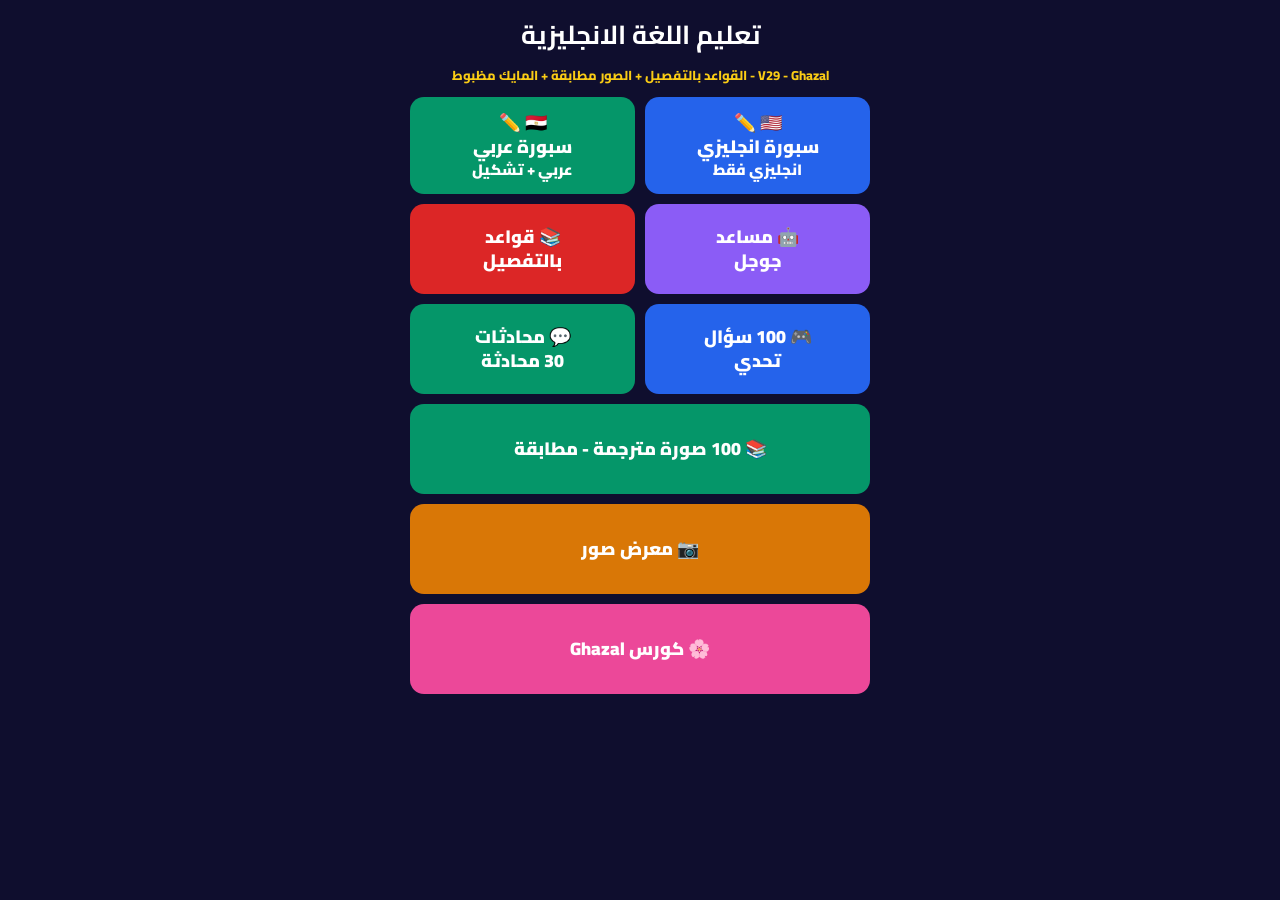
<file: index.html>
<!DOCTYPE html>
<html lang="ar" dir="rtl">
<head>
<meta charset="UTF-8">
<meta name="viewport" content="width=device-width, initial-scale=1.0">
<title>تعليم اللغة الانجليزية - Ghazal</title>
<link href="https://fonts.googleapis.com/css2?family=Cairo:wght@700;800;900&display=swap" rel="stylesheet">
<style>
*{margin:0;padding:0;box-sizing:border-box;font-family:'Cairo',sans-serif}
body{background:#0f0e2e;color:#fff;display:flex;justify-content:center}
.app{width:100%;max-width:480px;min-height:100vh;background:#0f0e2e;padding:10px}
h1{text-align:center;font-size:26px}
.sub{text-align:center;color:#facc15;font-weight:800;font-size:13px;margin:4px 0 10px}
.grid{display:grid;grid-template-columns:1fr 1fr;gap:10px}
.card{border-radius:14px;padding:14px 6px;text-align:center;font-weight:900;font-size:18px;line-height:1.35;cursor:pointer;min-height:90px;display:flex;flex-direction:column;justify-content:center}
.c-en{background:#2563eb}.c-ar{background:#059669}.c-assist{background:#8b5cf6}.c-gram{background:#dc2626}.c-game{background:#2563eb}.c-conv{background:#059669}.c-img{background:#059669}.c-gal{background:#d97706}.c-course{background:#ec4899}
.full{grid-column:span 2}
.topbar{display:flex;justify-content:space-between;align-items:center;background:#1e1b4b;padding:10px;border-radius:12px;margin-bottom:10px;border:2px solid #facc15}
.topbar button{background:#facc15;color:#000;padding:7px 12px;border-radius:8px;border:none;font-weight:900;font-size:14px}
.bottom-bar{display:flex;gap:8px;margin-top:10px}
.bottom-bar button{flex:1;background:#1e1b4b;color:#fff;padding:11px;border-radius:10px;border:2px solid #facc15;font-weight:900}
.board-frame{background:#8B4513;padding:8px;border-radius:12px;border:3px solid #facc15}
.board-inner{background:#111;border-radius:8px;position:relative;overflow:hidden}
.board-inner canvas{width:100%;height:200px;touch-action:none;display:block}
.boardText{position:absolute;top:8px;right:10px;left:10px;color:#facc15;font-size:24px;font-weight:900;text-align:center;line-height:1.4;pointer-events:none;white-space:pre-wrap;word-break:break-word}
.mic-live{font-size:13px;text-align:center;color:#4ade80;font-weight:900;margin:6px 0}
.row-scroll{display:flex;gap:6px;overflow-x:auto;padding:6px 2px}
.row-scroll button{flex:0 0 52px;height:52px;border-radius:10px;border:none;font-weight:900;font-size:20px;color:#fff}
.row-en button{background:#2563eb}.row-en-small button{background:#0e7490}.row-ar button{background:#d97706}.row-num-en button{background:#059669}.row-num-ar button{background:#dc2626}.row-tash button{background:#d97706;font-size:28px}
.row-tash{border:2px solid #d97706;border-radius:12px;background:#1e1b4b}
.tools{display:flex;gap:6px;margin:8px 0}
.tools button{flex:1;padding:11px 2px;border-radius:10px;border:none;font-weight:900;font-size:14px}
.box{background:#fff;color:#111;border-radius:14px;padding:14px}
.assist-search{display:flex;gap:8px;margin-bottom:10px}
.assist-search input{flex:1;padding:13px;border-radius:10px;border:2px solid #a78bfa;font-weight:900;font-size:18px;text-align:right}
.assist-search button{background:#6366f1;color:#fff;border:none;padding:13px 18px;border-radius:10px;font-weight:900;font-size:16px}
.assist-card{background:#fff;color:#111;border-radius:14px;padding:14px;text-align:center}
.assist-card .hand{font-size:42px}
.assist-card .main{font-size:24px;font-weight:900;margin:6px 0}
.assist-card .tag{display:inline-block;background:#fef3c7;color:#92400e;padding:4px 10px;border-radius:8px;font-weight:900;font-size:13px;margin-bottom:10px}
.assist-detail{background:#f8fafc;border-radius:12px;padding:12px;text-align:right;font-weight:900;line-height:2;font-size:15px}
.assist-btns{display:flex;flex-direction:column;gap:8px;margin-top:12px}
.assist-btns button{padding:11px;border-radius:10px;border:none;font-weight:900;font-size:15px;color:#fff}
.conv{border:2px solid #e5e7eb;border-radius:12px;padding:12px;margin-bottom:10px;text-align:right}
.conv b{font-size:18px;color:#111}.conv p{color:#059669;font-weight:900;font-size:16px;margin:4px 0}
.conv button{margin-top:6px;padding:9px 14px;border-radius:8px;border:none;background:#2563eb;color:#fff;font-weight:900}
.qbox{background:#fff;color:#111;border-radius:14px;padding:14px;margin-bottom:10px}
.qbox b{font-size:18px}
.qbox button{display:block;width:100%;padding:11px;margin-top:8px;border-radius:10px;border:2px solid #ddd;background:#f8fafc;font-weight:900;font-size:16px}
.qbox button.correct{background:#22c55e;color:#fff}
.qbox button.wrong{background:#ef4444;color:#fff}
.img-grid{display:grid;grid-template-columns:1fr 1fr;gap:8px}
.img-card{background:#fff;color:#111;border-radius:12px;overflow:hidden;text-align:center;padding-bottom:6px;cursor:pointer}
.img-card img{width:100%;height:110px;object-fit:cover;display:block}
.lesson{background:#fff;color:#111;border-radius:14px;padding:14px;margin-bottom:10px;cursor:pointer;border:3px solid transparent}
.lesson:active{border-color:#ec4899;background:#fdf2f8}
.lesson b{font-size:19px;color:#2563eb}
.lesson p{color:#059669;font-weight:900;font-size:17px}
.lesson button{background:#2563eb;color:#fff;border:none;padding:9px 14px;border-radius:8px;font-weight:900;margin-top:6px}
.grammar-card{background:#fff;color:#111;border-radius:14px;padding:14px;margin-bottom:12px;text-align:right}
.grammar-card h3{color:#dc2626;font-size:19px;margin-bottom:6px}
.grammar-card .rule{background:#fef3c7;padding:10px;border-radius:10px;font-weight:900;line-height:1.8;margin:6px 0}
.grammar-card .ex{background:#eff6ff;padding:10px;border-radius:10px;line-height:1.9;font-weight:900}
.grammar-card .neg{background:#fef2f2;padding:10px;border-radius:10px;line-height:1.9;font-weight:900;margin-top:6px}
.hint{text-align:center;color:#facc15;font-weight:900;font-size:13px;margin-bottom:8px}
</style>
</head>
<body>
<div class="app">
<div id="homeView">
<h1>تعليم اللغة الانجليزية</h1>
<div class="sub">V29 - Ghazal - القواعد بالتفصيل + الصور مطابقة + المايك مظبوط</div>
<div class="grid">
<div class="card c-en" onclick="showBoard('en')">🇺🇸 ✏️<br>سبورة انجليزي<br><small>انجليزي فقط</small></div>
<div class="card c-ar" onclick="showBoard('ar')">🇪🇬 ✏️<br>سبورة عربي<br><small>عربي + تشكيل</small></div>
<div class="card c-assist" onclick="showAssistant()">🤖 مساعد<br>جوجل</div>
<div class="card c-gram" onclick="showGrammar()">📚 قواعد<br>بالتفصيل</div>
<div class="card c-game" onclick="showChallenge()">🎮 100 سؤال<br>تحدي</div>
<div class="card c-conv" onclick="showConversations()">💬 محادثات<br>30 محادثة</div>
<div class="card c-img full" onclick="showImages()">📚 100 صورة مترجمة - مطابقة</div>
<div class="card c-gal full" onclick="showGallery()">📷 معرض صور</div>
<div class="card c-course full" onclick="showCourse()">🌸 كورس Ghazal</div>
</div>
</div>
<div id="boardEnView" style="display:none">
<div class="topbar"><button onclick="showHome()">‹ رجوع</button><span style="font-weight:900">🇺🇸 سبورة انجليزي فقط</span><button onclick="showHome()">🏠</button></div>
<div class="mic-live" id="micEn">● المايك شغال - اتكلم انجليزي والكلام هيطلع انجليزي على السبورة فورا</div>
<div class="row-scroll row-en" id="enKeys"></div>
<div class="row-scroll row-en-small" id="enSmall"></div>
<div class="board-frame"><div class="board-inner"><canvas id="canvasEn" width="400" height="200"></canvas><div class="boardText" id="textEn"></div></div></div>
<div class="tools"><button style="background:#2563eb;color:#fff" onclick="speakBoard('en')">EN 🔊 انطق</button><button style="background:#6b7280;color:#fff" onclick="delOne('en')">حرف ⌫</button><button style="background:#ef4444;color:#fff" onclick="clearBoard('en')">مسح 🗑️</button></div>
<div class="row-scroll row-num-en" id="numsEn"></div>
<div class="bottom-bar"><button onclick="showHome()">‹ رجوع</button><button onclick="showHome()">🏠 الرئيسية</button></div>
</div>
<div id="boardArView" style="display:none">
<div class="topbar"><button onclick="showHome()">‹ رجوع</button><span style="font-weight:900">🇪🇬 سبورة عربي</span><button onclick="showHome()">🏠</button></div>
<div class="mic-live" id="micAr">● المايك شغال - اتكلم عربي والكلام هيطلع عربي على السبورة فورا</div>
<div class="row-scroll row-ar" id="arKeys"></div>
<div class="board-frame"><div class="board-inner"><canvas id="canvasAr" width="400" height="200"></canvas><div class="boardText" id="textAr"></div></div></div>
<div class="tools"><button style="background:#059669;color:#fff" onclick="speakBoard('ar')">عربي 🔊 انطق</button><button style="background:#6b7280;color:#fff" onclick="delOne('ar')">حرف ⌫</button><button style="background:#ef4444;color:#fff" onclick="clearBoard('ar')">مسح 🗑️</button></div>
<div class="row-scroll row-num-ar" id="numsAr"></div>
<div style="text-align:center;font-weight:900;color:#facc15;margin-top:6px">التشكيل - خانة زي اللي تحت بالظبط</div>
<div class="row-scroll row-tash" id="tashKeys"></div>
<div class="bottom-bar"><button onclick="showHome()">‹ رجوع</button><button onclick="showHome()">🏠 الرئيسية</button></div>
</div>
<div id="assistantView" style="display:none">
<div class="topbar"><button onclick="showHome()">‹ رجوع</button><span style="font-weight:900">المساعد - شرح جوجل</span><button onclick="showHome()">🏠</button></div>
<div class="assist-search"><input id="assistInput" placeholder="اكتب الكلمة هنا... مثلا: تعالى" value="تعالى"><button onclick="searchAssist()">بحث</button></div>
<div id="assistResult"></div>
<div class="bottom-bar"><button onclick="showHome()">‹ رجوع</button><button onclick="showHome()">🏠 الرئيسية</button></div>
</div>
<div id="convView" style="display:none">
<div class="topbar"><button onclick="showHome()">‹ رجوع</button><span style="font-weight:900">💬 30 محادثة حقيقية</span><button onclick="showHome()">🏠</button></div>
<div class="box" id="convList"></div>
<div class="bottom-bar"><button onclick="showHome()">‹ رجوع</button><button onclick="showHome()">🏠 الرئيسية</button></div>
</div>
<div id="imgView" style="display:none">
<div class="topbar"><button onclick="showHome()">‹ رجوع</button><span style="font-weight:900">🖼️ 100 صورة مطابقة</span><button onclick="showHome()">🏠</button></div>
<div class="hint">دوس على أي صورة عشان تسمع اسمها بالانجليزي والعربي</div>
<div class="box"><div class="img-grid" id="imgGrid"></div></div>
</div>
<div id="challengeView" style="display:none">
<div class="topbar"><button onclick="showHome()">‹ رجوع</button><span style="font-weight:900">🏆 100 سؤال تحدي</span><button onclick="showHome()">🏠</button></div>
<div class="box" style="text-align:center;font-weight:900" id="scoreBox">النقاط: 0 / 100</div>
<div id="challengeList"></div>
</div>
<div id="grammarView" style="display:none">
<div class="topbar"><button onclick="showHome()">‹ رجوع</button><span style="font-weight:900">📚 قواعد انجليزي بالتفصيل الممل</span><button onclick="showHome()">🏠</button></div>
<div id="grammarList"></div>
<div class="bottom-bar"><button onclick="showHome()">‹ رجوع</button><button onclick="showHome()">🏠 الرئيسية</button></div>
</div>
<div id="galleryView" style="display:none">
<div class="topbar"><button onclick="showHome()">‹ رجوع</button><span style="font-weight:900">📷 معرض صور</span><button onclick="showHome()">🏠</button></div>
<div class="box"><div class="img-grid" id="galleryGrid"></div></div>
</div>
<div id="courseView" style="display:none">
<div class="topbar"><button onclick="showHome()">‹ رجوع</button><span style="font-weight:900">🌸 كورس Ghazal</span><button onclick="showHome()">🏠</button></div>
<div class="hint">دوس على الكارت الأبيض = تسمع عربي - دوس على الزرار الأزرق = تسمع انجليزي</div>
<div id="courseList"></div>
</div>
</div>
<script>
function hideAll(){['homeView','boardEnView','boardArView','assistantView','convView','imgView','challengeView','grammarView','galleryView','courseView'].forEach(id=>document.getElementById(id).style.display='none');}
function showHome(){stopMic();hideAll();document.getElementById('homeView').style.display='block';}
function showBoard(which){hideAll();document.getElementById(which==='en'?'boardEnView':'boardArView').style.display='block';startMicFor(which);}
function showAssistant(){stopMic();hideAll();document.getElementById('assistantView').style.display='block';searchAssist();}
function showConversations(){stopMic();hideAll();document.getElementById('convView').style.display='block';}
function showImages(){stopMic();hideAll();document.getElementById('imgView').style.display='block';}
function showChallenge(){stopMic();hideAll();document.getElementById('challengeView').style.display='block';}
function showGrammar(){stopMic();hideAll();document.getElementById('grammarView').style.display='block';}
function showGallery(){stopMic();hideAll();document.getElementById('galleryView').style.display='block';}
function showCourse(){stopMic();hideAll();document.getElementById('courseView').style.display='block';}
let dict={'تعالى':['Come here','فعل أمر','Come here please','مثال عن تعالى','فعل أمر يستخدم مع أدوات التعريف a/an/the','كلمة مهمة تستخدم يومياً'],'اذهب':['Go','فعل أمر','Go to school please','مثال عن اذهب','فعل أمر يستخدم للأمر والطلب','كلمة مهمة تستخدم يومياً'],'اجلس':['Sit down','فعل أمر','Sit down please','مثال عن اجلس','فعل أمر يستخدم للأمر','كلمة مهمة في المدرسة'],'افتح':['Open','فعل أمر','Open the door please','مثال عن افتح','فعل أمر يستخدم للطلب','كلمة مهمة تستخدم يومياً'],'اقفل':['Close','فعل أمر','Close the door please','مثال عن اقفل','فعل أمر يستخدم للطلب','كلمة مهمة تستخدم يومياً'],'كتاب':['Book','اسم','This is my book','هذا كتابي','اسم يستخدم مع أدوات التعريف a/an/the','كلمة مهمة في المدرسة'],'قطة':['Cat','اسم','The cat is black','القطة لونها أسود','اسم يستخدم مع أدوات التعريف','كلمة مهمة تستخدم يومياً'],'كلب':['Dog','اسم','The dog is big','الكلب كبير','اسم يستخدم مع أدوات التعريف','كلمة مهمة تستخدم يومياً'],'مدرسة':['School','اسم','I go to school','أنا بروح المدرسة','اسم يستخدم مع أدوات التعريف','كلمة مهمة في الحياة']};
async function searchAssist(){
let q=document.getElementById('assistInput').value.trim();if(!q)return;
let isAr=/[\u0600-\u06FF]/.test(q);
let arWord=isAr?q:q, enWord='';
if(dict[q]){enWord=dict[q][0];arWord=q;}
else{
try{let pair=isAr?'ar|en':'en|ar';let r=await fetch('https://api.mymemory.translated.net/get?q='+encodeURIComponent(q)+'&langpair='+pair);let d=await r.json();let tr=d.responseData.translatedText;if(isAr){enWord=tr;arWord=q;}else{arWord=tr;enWord=q;}}catch(e){enWord=isAr?'...':q;arWord=isAr?q:'...';}
}
let info=dict[q]||[enWord,'كلمة',''+enWord+' please','مثال عن '+arWord,'كلمة تستخدم مع أدوات التعريف a/an/the','كلمة مهمة تستخدم يومياً'];
document.getElementById('assistResult').innerHTML=`<div class="assist-card"><div class="hand">👋</div><div class="main">${arWord} = ${enWord}</div><span class="tag">${info[1]}</span><div class="assist-detail">النطق: ${arWord} - ${enWord} 🔤<br>مثال إنجليزي: ${info[2]} 📝<br>الترجمة: ${info[3]} 🇸🇦<br>القاعدة: ${info[4]} 📚<br>معلومة: ${info[5]} 💡</div><div class="assist-btns"><button style="background:#22c55e" onclick="speakText('${arWord}','ar')">🔊 نطق عربي: ${arWord}</button><button style="background:#6366f1" onclick="speakText('${enWord}','en')">🔊 EN: ${enWord} نطق</button></div></div>`;
}
function speakText(t,lang){speechSynthesis.cancel();let u=new SpeechSynthesisUtterance(t);u.lang=lang==='ar'?'ar-EG':'en-US';speechSynthesis.speak(u);}
document.getElementById('assistInput').addEventListener('keypress',function(e){if(e.key==='Enter')searchAssist();});
let boards={en:{canvas:document.getElementById('canvasEn'),text:document.getElementById('textEn'),ctx:null,drawing:false},ar:{canvas:document.getElementById('canvasAr'),text:document.getElementById('textAr'),ctx:null,drawing:false}};
Object.keys(boards).forEach(k=>boards[k].ctx=boards[k].canvas.getContext('2d'));
function clearBoard(w){let b=boards[w];b.ctx.clearRect(0,0,b.canvas.width,b.canvas.height);b.text.innerText='';if(w==='en')baseEn='';else baseAr='';}
function delOne(w){boards[w].text.innerText=boards[w].text.innerText.slice(0,-1);if(w==='en')baseEn=boards[w].text.innerText;else baseAr=boards[w].text.innerText;}
function speakBoard(w){let t=boards[w].text.innerText;if(!t)return;speechSynthesis.cancel();let u=new SpeechSynthesisUtterance(t);u.lang=w==='ar'?'ar-EG':'en-US';speechSynthesis.speak(u);}
function setup(w){let b=boards[w],cv=b.canvas;function gp(e){let r=cv.getBoundingClientRect();let t=e.touches?e.touches[0]:e;return{x:(t.clientX-r.left)*(cv.width/r.width),y:(t.clientY-r.top)*(cv.height/r.height)};}
cv.addEventListener('touchstart',e=>{e.preventDefault();b.drawing=true;let p=gp(e);b.ctx.beginPath();b.ctx.moveTo(p.x,p.y);});
cv.addEventListener('touchmove',e=>{e.preventDefault();if(!b.drawing)return;let p=gp(e);b.ctx.lineTo(p.x,p.y);b.ctx.strokeStyle='#facc15';b.ctx.lineWidth=4;b.ctx.lineCap='round';b.ctx.stroke();b.ctx.beginPath();b.ctx.moveTo(p.x,p.y);});
cv.addEventListener('touchend',()=>b.drawing=false);}
setup('en');setup('ar');
function addLetter(ch,w){boards[w].text.innerText+=ch;if(w==='en')baseEn=boards[w].text.innerText;else baseAr=boards[w].text.innerText;}
function addTashkeel(t){let b=boards['ar'];if(!b.text.innerText)return;b.text.innerText+=t;baseAr=b.text.innerText;}
let currentRec=null, currentBoard=null, baseEn='', baseAr='', micRunning=false;
function stopMic(){micRunning=false;if(currentRec){try{currentRec.onend=null;currentRec.stop();}catch(e){} currentRec=null;}currentBoard=null;}
function startMicFor(which){
stopMic();currentBoard=which;
let SR=window.SpeechRecognition||window.webkitSpeechRecognition;
if(!SR){document.getElementById(which==='en'?'micEn':'micAr').innerText='المايك مش مدعوم في المتصفح ده - استخدم Chrome';return;}
let lang=which==='ar'?'ar-EG':'en-US';micRunning=true;
function createRec(){
let rec=new SR();rec.lang=lang;rec.continuous=true;rec.interimResults=true;
rec.onresult=function(e){
let final='',interim='';
for(let i=e.results.length-1;i>=0;i--){if(e.results[i].isFinal){final=e.results[i][0].transcript;break;}}
for(let i=0;i<e.results.length;i++){if(!e.results[i].isFinal)interim+=e.results[i][0].transcript;}
let b=boards[which];let base=which==='en'?baseEn:baseAr;
if(final){let newText=(base?base+' ':'')+final.trim();b.text.innerText=newText;if(which==='en')baseEn=newText;else baseAr=newText;}
else if(interim){b.text.innerText=(base?base+' ':'')+interim;}
};
rec.onend=function(){if(micRunning && currentBoard===which){setTimeout(()=>{if(micRunning) createRec();},300);}};
rec.onerror=function(){if(micRunning && currentBoard===which){setTimeout(()=>{if(micRunning) createRec();},500);}};
currentRec=rec;try{rec.start();}catch(e){}
}
createRec();
}
// ===== الصور المطابقة - صور حقيقية لكل كلمة =====
let U='https://images.unsplash.com/photo-';
let Q='?auto=format&fit=crop&w=400&q=70';
let words=[
['Cat','قطة',U+'1514888286974-6c03e2ca1dba'+Q],
['Dog','كلب',U+'1543466835-00a7907e9de1'+Q],
['Apple','تفاحة',U+'1568702846914-96b305d2aaeb'+Q],
['Book','كتاب',U+'1544716278-ca5e3f4abd8c'+Q],
['School','مدرسة',U+'1580582932707-520aed937b7b'+Q],
['Sun','شمس',U+'1502134249126-9f3755a50d78'+Q],
['Moon','قمر',U+'1532693322450-2cb5c511067d'+Q],
['Water','ماء',U+'1541675154750-0444c7d51e8e'+Q],
['Car','سيارة',U+'1503376780353-7e6692767b70'+Q],
['House','بيت',U+'1568605114967-8130f3a36994'+Q],
['Bird','عصفور',U+'1444464666168-49d633b86797'+Q],
['Fish','سمكة',U+'1522069169874-c58ec4b76be5'+Q],
['Lion','أسد',U+'1546182990-dffeafbe841d'+Q],
['Horse','حصان',U+'1553284965-83fd3e82fa5a'+Q],
['Flower','وردة',U+'1490750967868-88aa4486c946'+Q],
['Tree','شجرة',U+'1441974231531-c6227db76b6e'+Q],
['Ball','كرة',U+'1579952363873-27f3bade9f55'+Q],
['Pen','قلم',U+'1585336261022-680e295ce3fe'+Q],
['Bag','شنطة',U+'1548036328-c9fa89d128fa'+Q],
['Door','باب',U+'1512917774080-9991f1c4c750'+Q],
['Milk','لبن',U+'1550583724-b2692b85b150'+Q],
['Bread','عيش',U+'1509440159596-0249088772ff'+Q],
['Egg','بيضة',U+'1582722872445-44dc5f7e3c8f'+Q],
['Banana','موزة',U+'1571771894821-ce9b6c11b08e'+Q],
['Orange','برتقالة',U+'1547514701-427821fd4c8a'+Q],
['Teacher','معلم',U+'1503676260728-1c00da094a0b'+Q],
['Student','طالب',U+'1509062522246-3755977927d7'+Q],
['Friend','صديق',U+'1529156069898-49953e39b3ac'+Q],
['Mother','أم',U+'1476703993599-0035a21b17a9'+Q],
['Father','أب',U+'1511895426328-dc8714191300'+Q],
['Brother','أخ',U+'1519340241574-2cec6d8ef0c5'+Q],
['Sister','أخت',U+'1516627145497-ae6968895b74'+Q],
['Hand','يد',U+'1509099861941-ef4bdf0a808e'+Q],
['Eye','عين',U+'1517842645767-c639042777db'+Q],
['Nose','أنف',U+'1524504388940-b1c1722653e1'+Q],
['Mouth','فم',U+'1522337660859-02fbefca4702'+Q],
['Hair','شعر',U+'1522337660859-02fbefca4702'+Q],
['Face','وجه',U+'1494790108377-be9c29b29330'+Q],
['Leg','رجل',U+'1517836357463-d25dfeac3438'+Q],
['Foot','قدم',U+'1544367567-0f2fcb009e0b'+Q],
['Arm','ذراع',U+'1517836357463-d25dfeac3438'+Q],
['Red','أحمر',U+'1507908708918-778587c9e563'+Q],
['Blue','أزرق',U+'1507525428034-b723cf961d3e'+Q],
['Green','أخضر',U+'1441974231531-c6227db76b6e'+Q],
['Yellow','أصفر',U+'1490750967868-88aa4486c946'+Q],
['Black','أسود',U+'1519681393784-d120267933ba'+Q],
['White','أبيض',U+'1519681393784-d120267933ba'+Q],
['Big','كبير',U+'1441974231531-c6227db76b6e'+Q],
['Small','صغير',U+'1514888286974-6c03e2ca1dba'+Q],
['Happy','سعيد',U+'1529156069898-49953e39b3ac'+Q],
['Sad','حزين',U+'1517842645767-c639042777db'+Q],
['Hot','حار',U+'1502134249126-9f3755a50d78'+Q],
['Cold','بارد',U+'1519681393784-d120267933ba'+Q],
['Fast','سريع',U+'1552674605-db6ffd4facb5'+Q],
['Slow','بطيء',U+'1441974231531-c6227db76b6e'+Q],
['New','جديد',U+'1503376780353-7e6692767b70'+Q],
['Old','قديم',U+'1568605114967-8130f3a36994'+Q],
['Good','جيد',U+'1529156069898-49953e39b3ac'+Q],
['Bad','سيء',U+'1517842645767-c639042777db'+Q],
['Day','يوم',U+'1502134249126-9f3755a50d78'+Q],
['Night','ليلة',U+'1519681393784-d120267933ba'+Q],
['Morning','صباح',U+'1502134249126-9f3755a50d78'+Q],
['Evening','مساء',U+'1519681393784-d120267933ba'+Q],
['Today','اليوم',U+'1502134249126-9f3755a50d78'+Q],
['Tomorrow','غدا',U+'1502134249126-9f3755a50d78'+Q],
['Yesterday','أمس',U+'1519681393784-d120267933ba'+Q],
['Week','أسبوع',U+'1506784983877-45594efa4cbe'+Q],
['Year','سنة',U+'1506784983877-45594efa4cbe'+Q],
['Time','وقت',U+'1501139083538-0139583c060f'+Q],
['Work','عمل',U+'1521737604893-d14cc237f11d'+Q],
['Play','يلعب',U+'1511512578047-dfb367046420'+Q],
['Run','يجري',U+'1552674605-db6ffd4facb5'+Q],
['Jump','يقفز',U+'1517836357463-d25dfeac3438'+Q],
['Swim','يعوم',U+'1530549387789-4c1017266635'+Q],
['Read','يقرأ',U+'1544716278-ca5e3f4abd8c'+Q],
['Write','يكتب',U+'1585336261022-680e295ce3fe'+Q],
['Speak','يتكلم',U+'1529156069898-49953e39b3ac'+Q],
['Listen','يستمع',U+'1517842645767-c639042777db'+Q],
['Look','ينظر',U+'1494790108377-be9c29b29330'+Q],
['Eat','يأكل',U+'1504674900247-0877df9cc836'+Q],
['Drink','يشرب',U+'1541675154750-0444c7d51e8e'+Q],
['Sleep','ينام',U+'1541781774459-bb2af2f05b55'+Q],
['Wake','يستيقظ',U+'1502134249126-9f3755a50d78'+Q],
['Love','يحب',U+'1516589178581-6cd7833ae3b2'+Q],
['Like','يعجب',U+'1529156069898-49953e39b3ac'+Q],
['Help','يساعد',U+'1521737604893-d14cc237f11d'+Q],
['Open','يفتح',U+'1512917774080-9991f1c4c750'+Q],
['Close','يغلق',U+'1512917774080-9991f1c4c750'+Q],
['Come','يأتي',U+'1529156069898-49953e39b3ac'+Q],
['Go','يذهب',U+'1503220317375-aaad61436b1b'+Q],
['Give','يعطي',U+'1529156069898-49953e39b3ac'+Q],
['Take','يأخذ',U+'1548036328-c9fa89d128fa'+Q],
['See','يرى',U+'1494790108377-be9c29b29330'+Q],
['Know','يعرف',U+'1503676260728-1c00da094a0b'+Q],
['Cat','قطة',U+'1514888286974-6c03e2ca1dba'+Q],
['Dog','كلب',U+'1543466835-00a7907e9de1'+Q],
['Apple','تفاحة',U+'1568702846914-96b305d2aaeb'+Q],
['Book','كتاب',U+'1544716278-ca5e3f4abd8c'+Q],
['School','مدرسة',U+'1580582932707-520aed937b7b'+Q],
['Sun','شمس',U+'1502134249126-9f3755a50d78'+Q],
['Moon','قمر',U+'1532693322450-2cb5c511067d'+Q],
['Water','ماء',U+'1541675154750-0444c7d51e8e'+Q],
['Car','سيارة',U+'1503376780353-7e6692767b70'+Q],
['House','بيت',U+'1568605114967-8130f3a36994'+Q]
];
function speakWord(i){speechSynthesis.cancel();let u=new SpeechSynthesisUtterance(words[i][0]);u.lang='en-US';speechSynthesis.speak(u);setTimeout(()=>{let a=new SpeechSynthesisUtterance(words[i][1]);a.lang='ar-EG';speechSynthesis.speak(a);},800);}
document.getElementById('imgGrid').innerHTML=words.map((w,i)=>`<div class="img-card" onclick="speakWord(${i})"><img src="${w[2]}" loading="lazy" onerror="this.src='https://images.unsplash.com/photo-1514888286974-6c03e2ca1dba?auto=format&fit=crop&w=400&q=70'"><b>${w[0]}</b><p>${w[1]}</p></div>`).join('');
document.getElementById('galleryGrid').innerHTML=words.slice(0,20).map((w,i)=>`<div class="img-card" onclick="speakWord(${i})"><img src="${w[2]}" loading="lazy"><b>${w[0]}</b><p>${w[1]}</p></div>`).join('');
// ===== القواعد بالتفصيل الممل =====
let grammar=[
['1. Verb To Be - فعل يكون','الفعل ده هو أهم فعل في الانجليزي، معناه يكون / أكون. بنستخدمه عشان نعرف نفسنا، ونوصف حاجة، ونقول مكان حاجة.','القاعدة: I am - He / She / It is - You / We / They are','أمثلة: I am Ahmed - أنا أحمد | She is my teacher - هي معلمتي | They are happy - هم سعداء | It is a cat - دي قطة','النفي: I am not - He is not / He isn\'t - They are not / They aren\'t | مثال: I am not sad - أنا مش حزين','السؤال: Am I ? - Is he ? - Are you ? | مثال: Are you happy ? - انت مبسوط ؟ - Yes, I am - أيوه أنا مبسوط'],
['2. المضارع البسيط Present Simple','بنستخدمه للحاجات اللي بتحصل كل يوم، والحقائق، والعادات. يعني حاجة متكررة.','القاعدة: I / You / We / They + الفعل زي ما هو | He / She / It + الفعل + s','أمثلة: I go to school every day - بروح المدرسة كل يوم | She plays football - هي بتلعب كورة | The sun rises in the morning - الشمس بتطلع الصبح','النفي: I do not / don\'t - He does not / doesn\'t | مثال: I don\'t like milk - مش بحب اللبن | He doesn\'t go to school - هو مش بيروح المدرسة','السؤال: Do you ? - Does she ? | مثال: Do you like apples ? - بتحب التفاح ؟'],
['3. المضارع المستمر Present Continuous','بنستخدمه للحاجة اللي بتحصل دلوقتي حالاً، واحنا بنتكلم.','القاعدة: I am + فعل + ing | He is + فعل + ing | They are + فعل + ing','أمثلة: I am reading now - أنا بقرأ دلوقتي | She is playing now - هي بتلعب دلوقتي | They are eating now - هم بياكلوا دلوقتي','النفي: I am not reading - أنا مش بقرأ دلوقتي','السؤال: Are you reading ? - انت بتقرأ دلوقتي ؟'],
['4. الماضي البسيط Past Simple','بنستخدمه للحاجة اللي حصلت وخلصت امبارح أو زمان.','القاعدة: الفعل + ed - أو فعل شاذ زي went / saw / ate','أمثلة: I went to school yesterday - رحت المدرسة امبارح | She played yesterday - هي لعبت امبارح | I saw a cat - شفت قطة','النفي: I did not / didn\'t go - أنا مروحتش','السؤال: Did you go ? - انت رحت ؟'],
['5. a / an / the - أدوات التعريف','a بنستخدمها مع كلمة مفردة بتبدأ بحرف ساكن، an مع كلمة بتبدأ بحرف متحرك، the مع حاجة معروفة ومحددة.','القاعدة: a book - a dog | an apple - an egg | the sun - the book','أمثلة: This is a cat - دي قطة | This is an apple - دي تفاحة | The cat is black - القطة دي لونها أسود','ملحوظة مهمة: a و an بييجوا مع المفرد بس، مش مع الجمع. مينفعش نقول a cats.'],
['6. الجمع Plural','عشان نجمع أي كلمة بنزود s في الآخر، ولو الكلمة بتنتهي بـ s أو x أو ch بنزود es.','القاعدة: cat - cats | book - books | box - boxes | baby - babies','أمثلة: One cat - Two cats - قطة واحدة - قطتين | One book - Three books - كتاب واحد - 3 كتب','ملحوظة: فيه كلمات شاذة: child - children | man - men | woman - women | foot - feet'],
['7. الضمائر Pronouns','الضمائر دي بنستخدمها بدل الاسم عشان منكررش الاسم كتير.','I أنا - You انت - He هو - She هي - It هو / هي لغير العاقل - We احنا - They هم','أمثلة: Ahmed is my friend. He is nice - أحمد صاحبي. هو لطيف | Sara is my sister. She is nice - سارة أختي. هي لطيفة','ضمائر الملكية: My - Your - His - Her - Our - Their | مثال: This is my book - ده كتابي | This is her bag - دي شنطتها'],
['8. Can - يستطيع / يقدر','بنستخدم Can عشان نقول اننا بنعرف نعمل حاجة، أو نطلب حاجة بأدب.','القاعدة: I can + الفعل من غير أي إضافة | She can + الفعل','أمثلة: I can swim - أنا بعرف أعوم | She can read - هي بتعرف تقرأ | I can speak English - أنا بعرف أتكلم انجليزي','النفي: I can not / can\'t | مثال: I can\'t fly - أنا مش بعرف أطير','السؤال: Can you help me ? - ممكن تساعدني ؟ - Yes, I can'],
['9. Have / Has - يملك / عنده','Have بنستخدمها مع I / You / We / They، و Has مع He / She / It.','القاعدة: I have - He has - She has - They have','أمثلة: I have a book - عندي كتاب | She has a cat - عندها قطة | They have two dogs - عندهم كلبين','النفي: I don\'t have - He doesn\'t have','السؤال: Do you have a pen ? - عندك قلم ؟'],
['10. حروف الجر Prepositions','in في - on على - under تحت - behind ورا - in front of قدام - next to جنب','أمثلة: The book is on the table - الكتاب على الترابيزة | The cat is under the chair - القطة تحت الكرسي | I am in the school - أنا في المدرسة','ملحوظة: in the morning في الصبح - at night بالليل - on Monday يوم الاثنين'],
['11. أدوات الاستفهام Question Words','What ايه - Where فين - When امتى - Who مين - Why ليه - How ازاي - How old كام سنة','أمثلة: What is your name ? - اسمك ايه ؟ | Where do you live ? - ساكن فين ؟ | When do you go to school ? - بتروح المدرسة امتى ؟ | Who is he ? - هو مين ؟','How old are you ? - عندك كام سنة ؟ - I am 10 years old - عندي 10 سنين'],
['12. المقارنة Comparative','عشان نقارن بين حاجتين بنزود er للصفة القصيرة، و more للصفة الطويلة.','القاعدة: big - bigger | small - smaller | beautiful - more beautiful','أمثلة: The lion is bigger than the cat - الأسد أكبر من القطة | Ahmed is taller than Ali - أحمد أطول من علي | This book is more interesting - الكتاب ده أمتع','التفضيل: the biggest الأكبر - the smallest الأصغر - the best الأحسن']
];
document.getElementById('grammarList').innerHTML=grammar.map(g=>`<div class="grammar-card"><h3>${g[0]}</h3><div class="rule">💡 الشرح بالعربي: ${g[1]}</div><div class="ex">📚 القاعدة: ${g[2]}<br>✏️ ${g[3]}</div><div class="neg">📝 ${g[4]}<br>❓ ${g[5]}</div><button onclick="speakText('${g[2]}','en')" style="background:#dc2626;color:#fff;border:none;padding:9px 14px;border-radius:8px;font-weight:900;margin-top:8px">🔊 اسمع القاعدة</button></div>`).join('');
let convs=[['Hello! How are you?','أهلا! عامل ايه؟'],['I am fine, thank you. And you?','أنا كويس، شكرا. وانت؟'],['What is your name?','اسمك ايه؟'],['My name is Ahmed. Nice to meet you','اسمي أحمد. اتشرفت بيك'],['Where do you live?','انت ساكن فين؟'],['I live in Alexandria','أنا ساكن في اسكندرية'],['How old are you?','عندك كام سنة؟'],['I am ten years old','عندي عشر سنين'],['I go to school every day','أنا بروح المدرسة كل يوم'],['What is your favorite subject?','ايه أكتر مادة بتحبها؟'],['I love English very much','أنا بحب الانجليزي جدا'],['Can you help me please?','ممكن تساعدني لو سمحت؟'],['Yes, of course. What do you need?','أيوه طبعا. محتاج ايه؟'],['Thank you very much','شكرا جدا ليك'],['You are welcome','العفو، على ايه'],['Good morning, teacher','صباح الخير يا أستاذ'],['Good morning, sit down please','صباح الخير، اقعد لو سمحت'],['Open your book, please','افتح كتابك لو سمحت'],['I finished my homework','أنا خلصت الواجب بتاعي'],['This is my book','ده كتابي'],['I like apples and bananas','بحب التفاح والموز'],['I am hungry, I want to eat','أنا جعان، عايز آكل'],['I am thirsty, I want water','أنا عطشان، عايز مية'],['Please close the door','اقفل الباب لو سمحت'],['Please open the window','افتح الشباك لو سمحت'],['See you tomorrow','أشوفك بكرة'],['Goodbye, take care','مع السلامة، خد بالك من نفسك'],['My father is a doctor','بابا دكتور'],['My mother is a teacher','ماما مدرسة'],['I love my family','بحب عيلتي جدا']];
document.getElementById('convList').innerHTML=convs.map((c,i)=>`<div class="conv"><b>${i+1}. ${c[0]}</b><p>${c[1]}</p><button onclick="speakConv(${i})">🔊 اسمعها وانطق وراها</button></div>`).join('');
function speakConv(i){speechSynthesis.cancel();let u=new SpeechSynthesisUtterance(convs[i][0]);u.lang='en-US';u.rate=0.8;speechSynthesis.speak(u);}
let vocab=[['Cat','قطة'],['Dog','كلب'],['Apple','تفاحة'],['Book','كتاب'],['Sun','شمس'],['Moon','قمر'],['Water','ماء'],['School','مدرسة'],['House','بيت'],['Bird','عصفور'],['Fish','سمكة'],['Lion','أسد'],['Horse','حصان'],['Flower','وردة'],['Tree','شجرة'],['Ball','كرة'],['Pen','قلم'],['Bag','شنطة'],['Door','باب'],['Car','سيارة'],['Milk','لبن'],['Bread','عيش'],['Egg','بيضة'],['Banana','موزة'],['Orange','برتقالة']];
let all=[];let wrongs=['كلب','بيت','شمس','كتاب','ماء','قمر','سمكة','أسد','وردة','شجرة'];
for(let i=0;i<100;i++){let v=vocab[i%vocab.length];let opts=[v[1],wrongs[i%wrongs.length],wrongs[(i+3)%wrongs.length]];if(opts[1]===opts[0])opts[1]='باب';if(opts[2]===opts[0])opts[2]='سيارة';all.push([`السؤال ${i+1}: What is the meaning of ${v[0]} ?`,opts[0],opts[1],opts[2],0]);}
let score=0;
document.getElementById('challengeList').innerHTML=all.map((q,i)=>`<div class="qbox"><b>${q[0]}</b>${[q[1],q[2],q[3]].map((o,oi)=>`<button onclick="checkQ(this,${oi},${q[4]})">${o}</button>`).join('')}</div>`).join('');
function checkQ(btn,chosen,correct){let p=btn.parentElement;if(p.dataset.done)return;p.dataset.done='1';let btns=p.querySelectorAll('button');if(chosen===correct){btn.classList.add('correct');score++;}else{btn.classList.add('wrong');btns[correct].classList.add('correct');}document.getElementById('scoreBox').innerText=`النقاط: ${score} / 100`;}
let lessons=[["Hello, my name is Sara","أهلا، اسمي سارة"],["I am 10 years old","عندي 10 سنين"],["I go to school every day","أنا بروح المدرسة كل يوم"],["This is my book","هذا كتابي"],["I love my family","أنا بحب عيلتي"],["My father is a teacher","بابا مدرس"],["My mother is a doctor","ماما دكتورة"],["I like apples and bananas","بحب التفاح والموز"],["The cat is black","القطة لونها أسود"],["I can swim very well","أنا بعرف أعوم كويس جدا"],["What is your name?","اسمك ايه؟"],["Where do you live?","انت ساكن فين؟"],["How are you today?","عامل ايه النهاردة؟"],["Thank you very much","شكرا جدا ليك"],["Good morning teacher","صباح الخير يا معلم"],["See you tomorrow","أشوفك بكرة"],["I want water please","عايز مية لو سمحت"],["Open the door please","افتح الباب لو سمحت"],["I am happy today","أنا مبسوط النهاردة"],["I love learning English","بحب أتعلم انجليزي"]];
function speakLessonAr(i){speechSynthesis.cancel();let u=new SpeechSynthesisUtterance(lessons[i][1]);u.lang='ar-EG';speechSynthesis.speak(u);}
function speakLesson(i){event.stopPropagation();speechSynthesis.cancel();let u=new SpeechSynthesisUtterance(lessons[i][0]);u.lang='en-US';u.rate=0.8;speechSynthesis.speak(u);}
document.getElementById('courseList').innerHTML=lessons.map((l,i)=>`<div class="lesson" onclick="speakLessonAr(${i})"><b>${i+1}. ${l[0]}</b><p>${l[1]}</p><div style="font-size:12px;color:#ec4899;font-weight:900;margin-top:4px">👆 دوس هنا على الكارت = تسمع عربي</div><button onclick="speakLesson(${i})">🔊 اسمعها وانطق وراها - انجليزي</button></div>`).join('');
let arLetters=['أ','ب','ت','ث','ج','ح','خ','د','ذ','ر','ز','س','ش','ص','ض','ط','ظ','ع','غ','ف','ق','ك','ل','م','ن','و','هـ','ي','ا','آ','إ','ٱ','ة','ى','ؤ','ئ'];
let numsAr=['٠','١','٢','٣','٤','٥','٦','٧','٨','٩'];
let enLetters=['A','B','C','D','E','F','G','H','I','J','K','L','M','N','O','P','Q','R','S','T','U','V','W','X','Y','Z'];
let enSmall=['a','b','c','d','e','f','g','h','i','j','k','l','m','n','o','p','q','r','s','t','u','v','w','x','y','z'];
let numsEn=['0','1','2','3','4','5','6','7','8','9'];
let tashList=['َ','ُ','ِ','ً','ٌ','ٍ','ّ','ْ','ٓ','ٔ','ٕ','ٰ','ٖ','ٗ','٘','ٙ'];
document.getElementById('arKeys').innerHTML=arLetters.map(l=>`<button onclick="addLetter('${l}','ar')">${l}</button>`).join('');
document.getElementById('enKeys').innerHTML=enLetters.map(l=>`<button onclick="addLetter('${l}','en')">${l}</button>`).join('');
document.getElementById('enSmall').innerHTML=enSmall.map(l=>`<button onclick="addLetter('${l}','en')">${l}</button>`).join('');
document.getElementById('numsEn').innerHTML=numsEn.map(l=>`<button onclick="addLetter('${l}','en')">${l}</button>`).join('');
document.getElementById('numsAr').innerHTML=numsAr.map(l=>`<button onclick="addLetter('${l}','ar')">${l}</button>`).join('');
document.getElementById('tashKeys').innerHTML=tashList.map(t=>`<button onclick="addTashkeel('${t}')">${t}</button>`).join('');
</script>
</body>
</html>
</file>
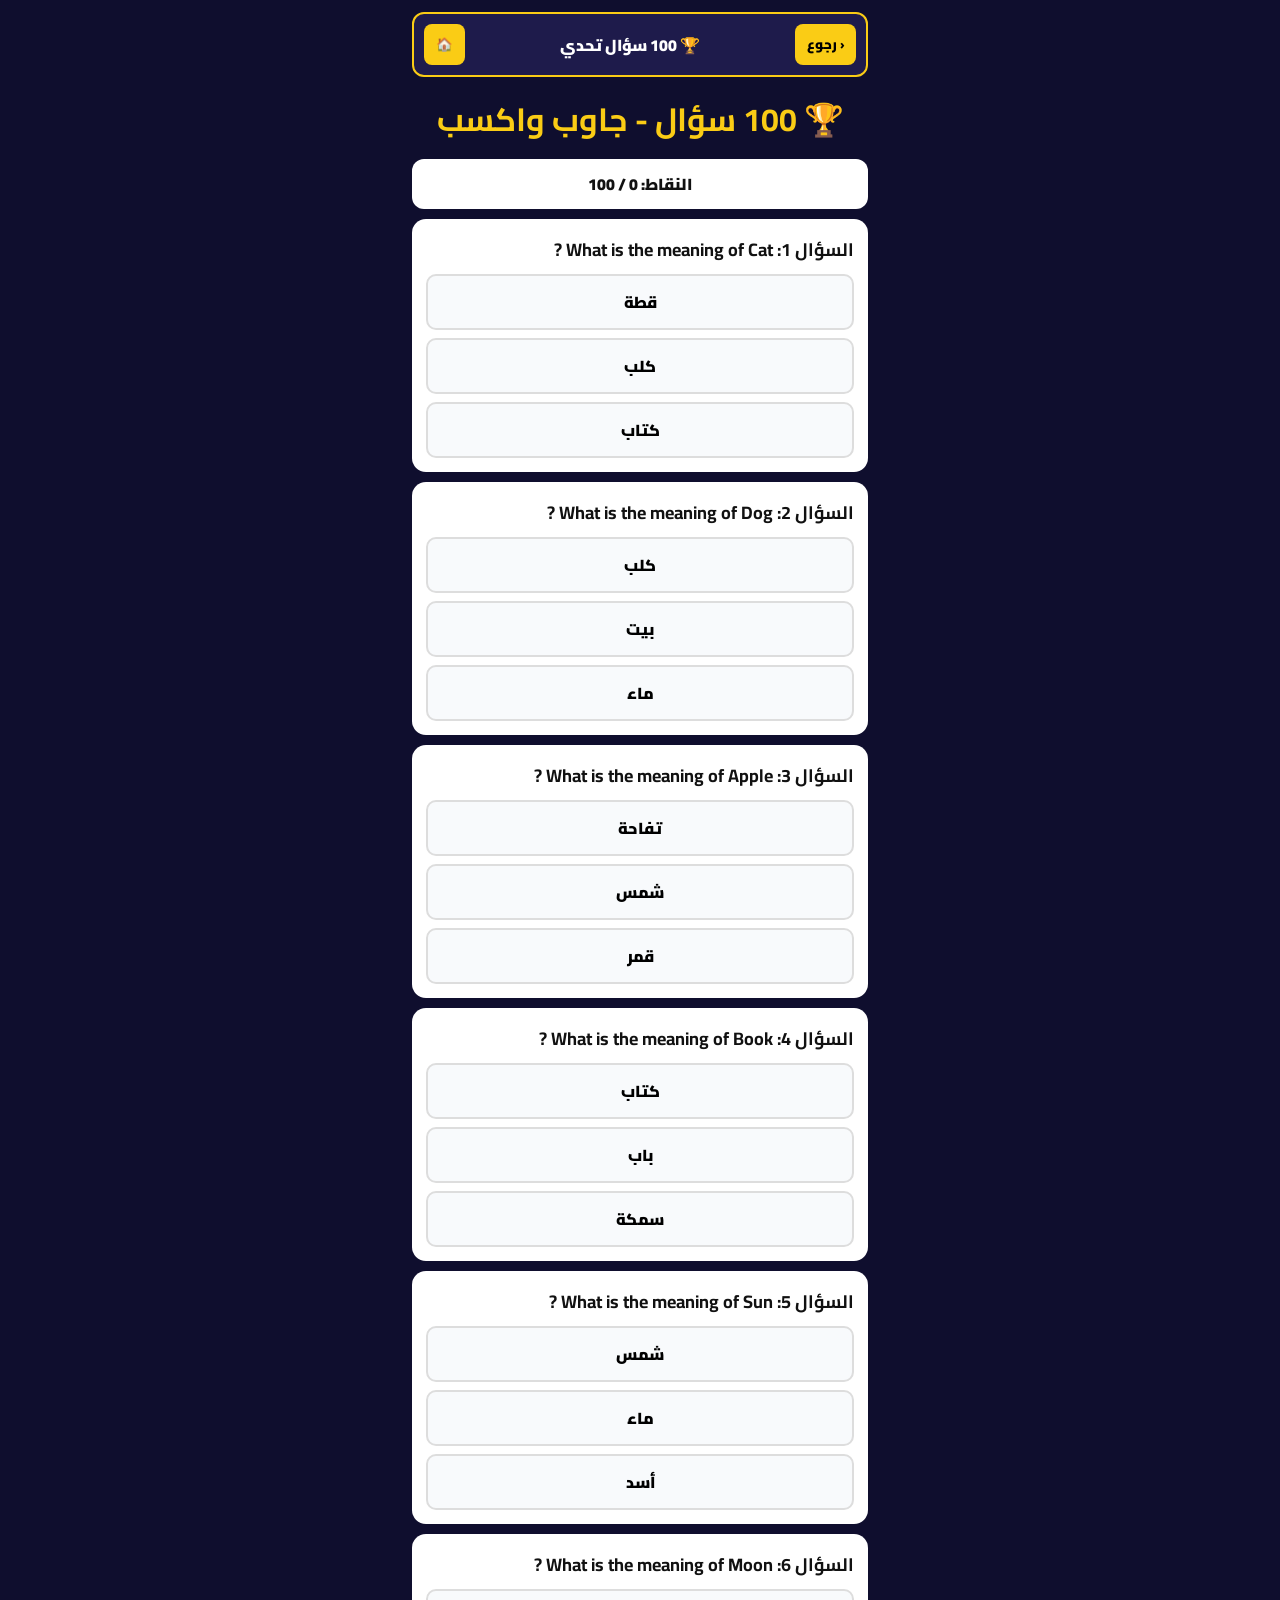
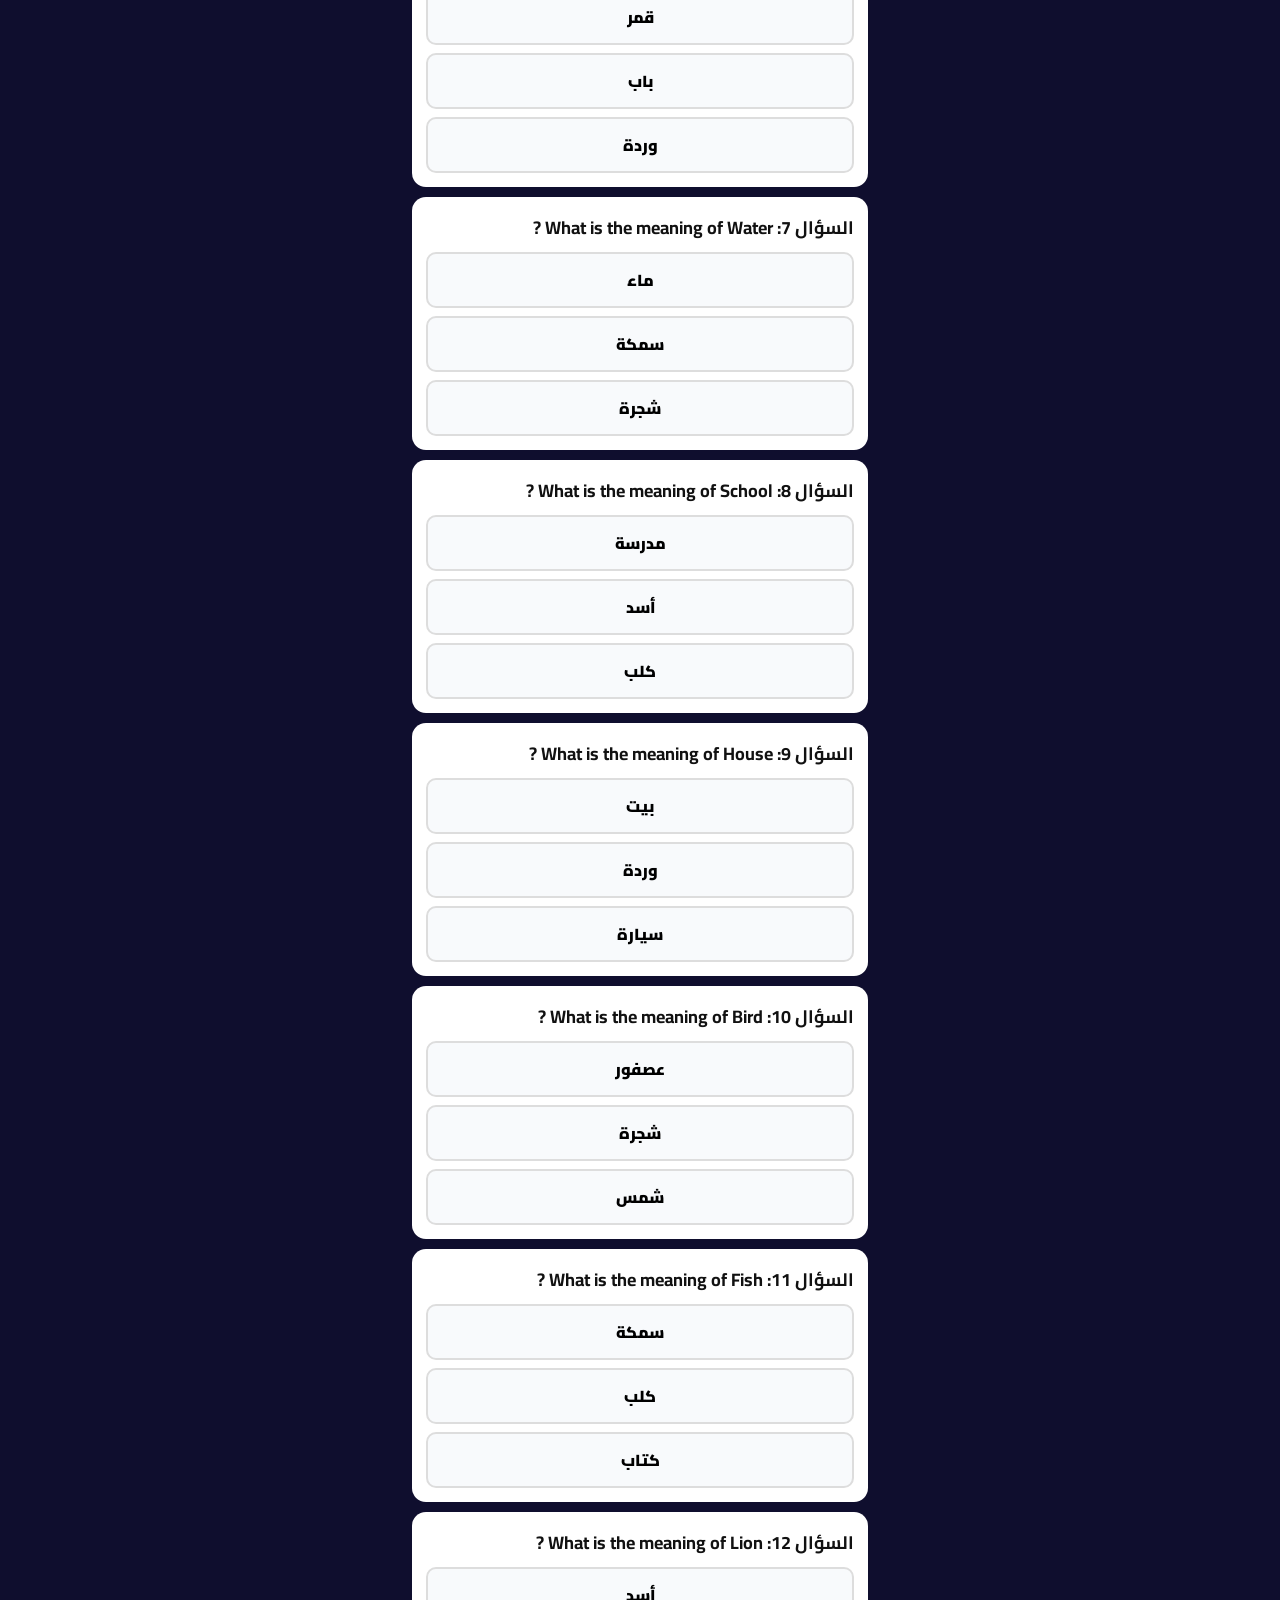
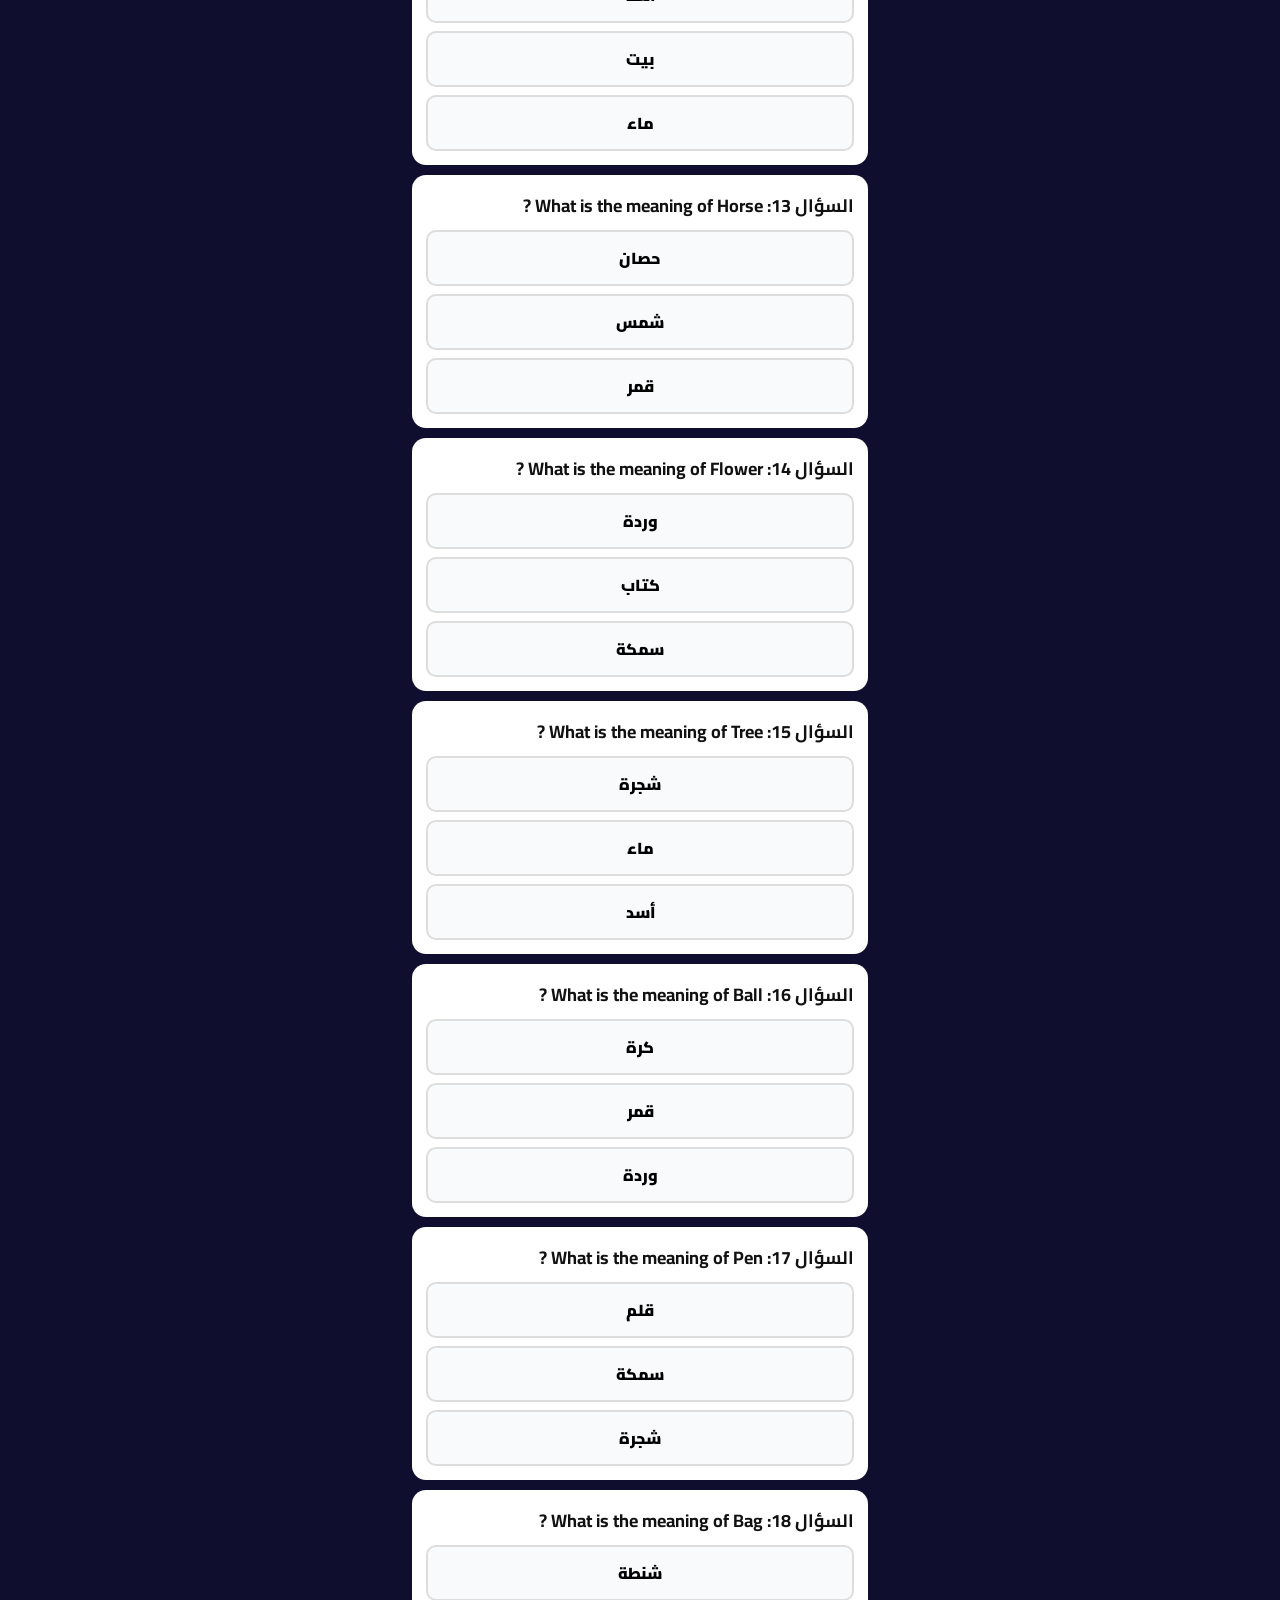
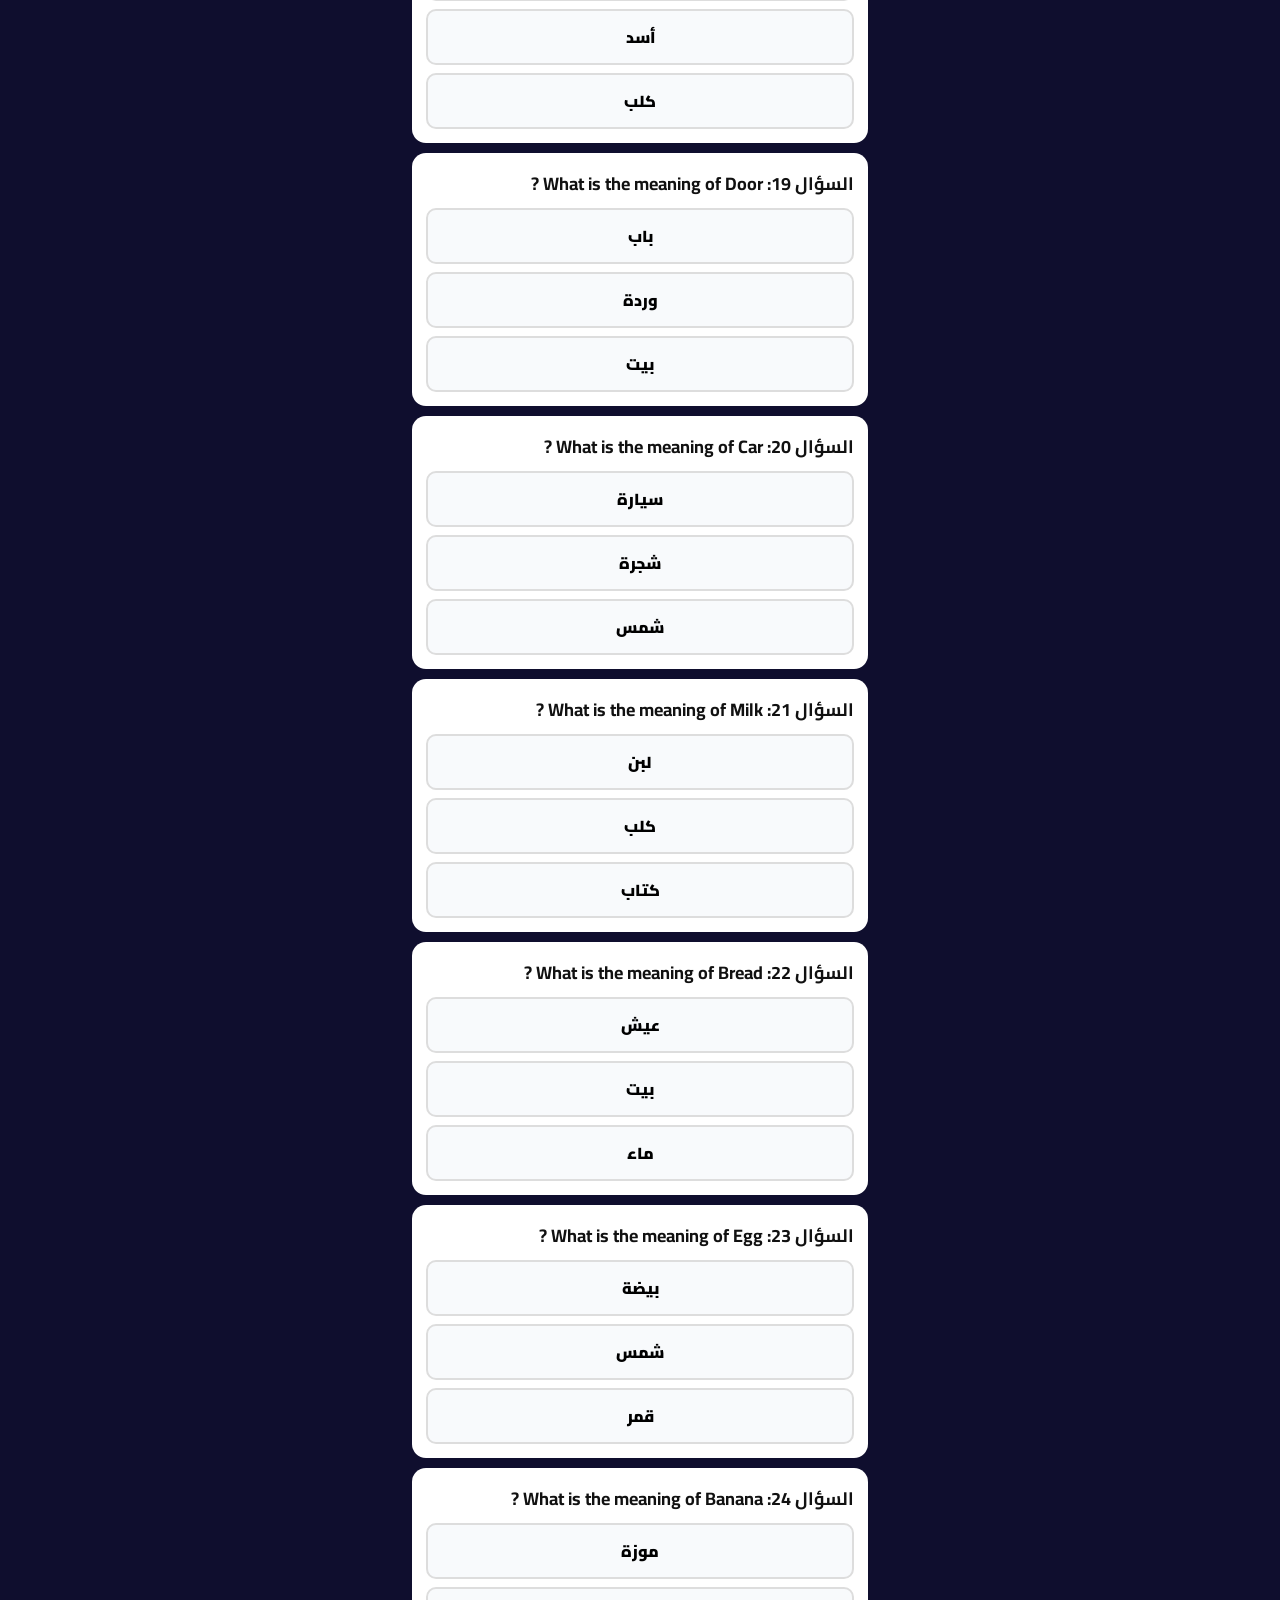
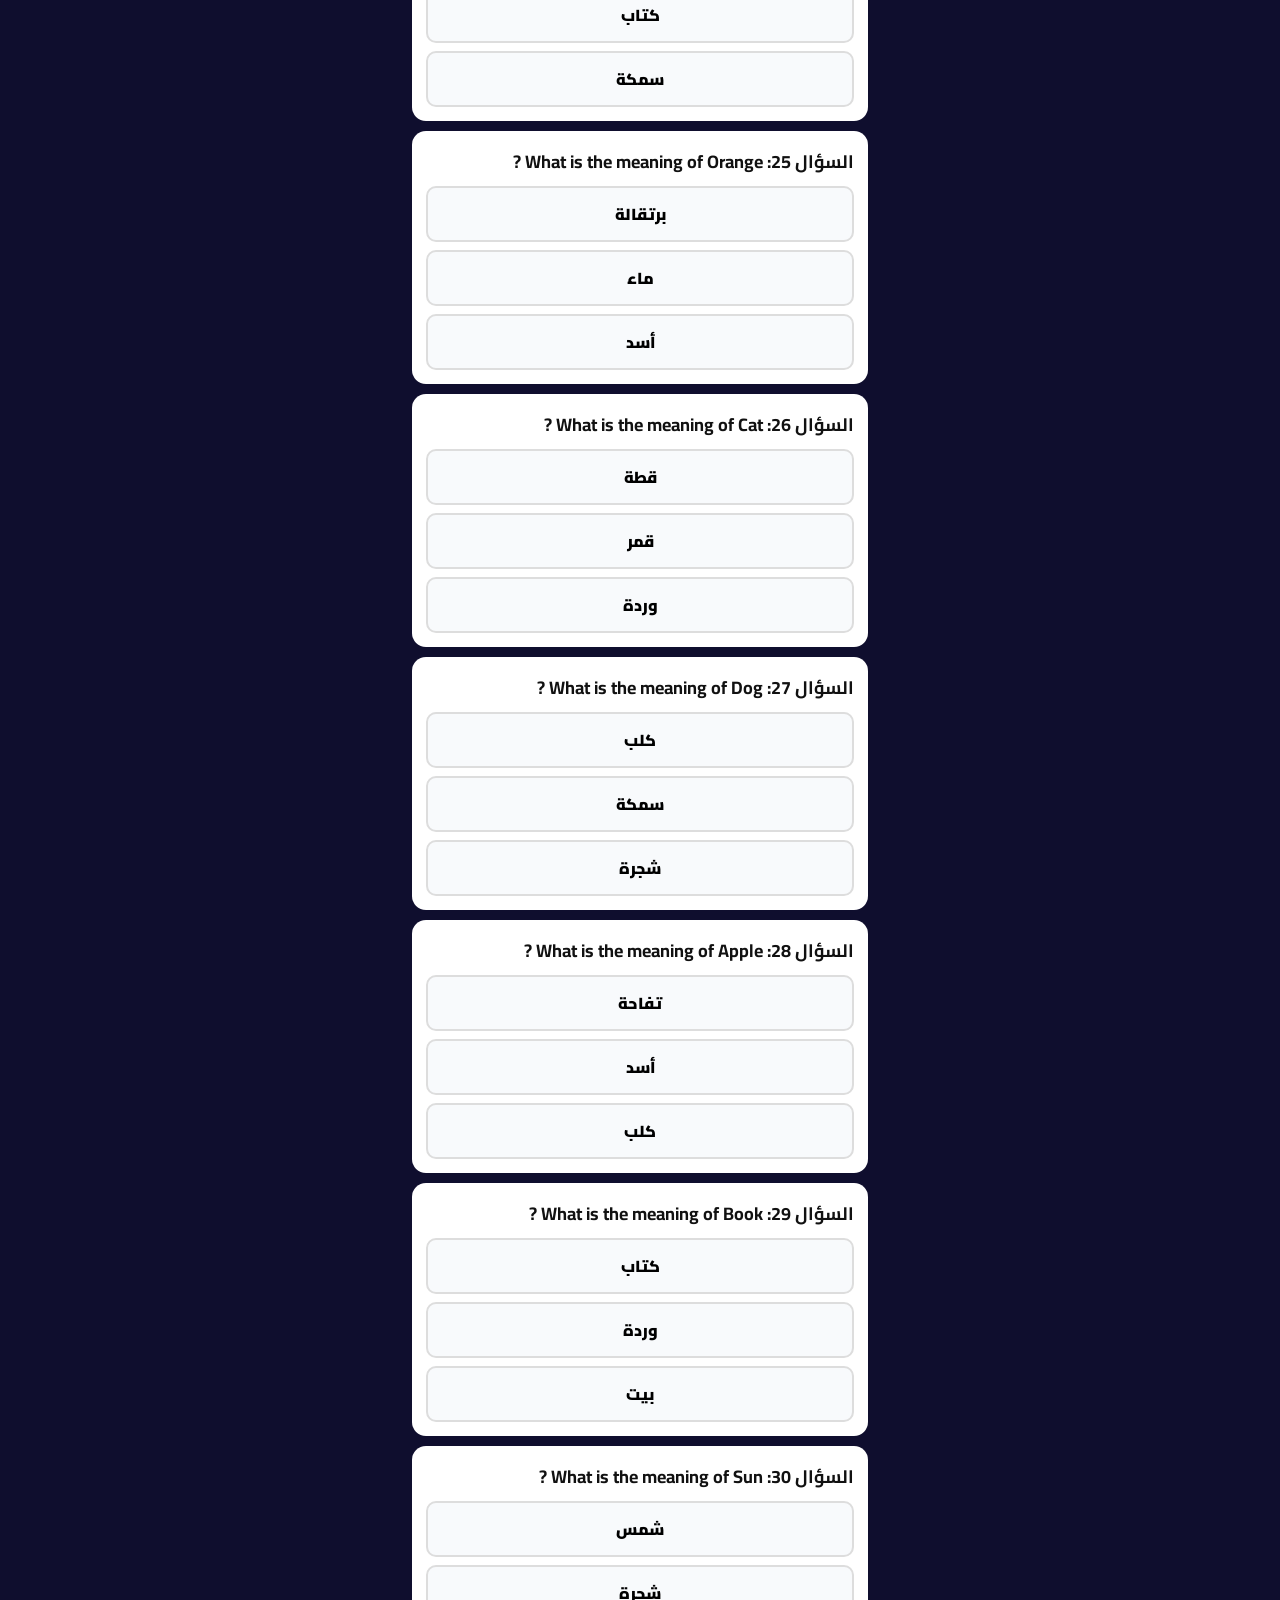
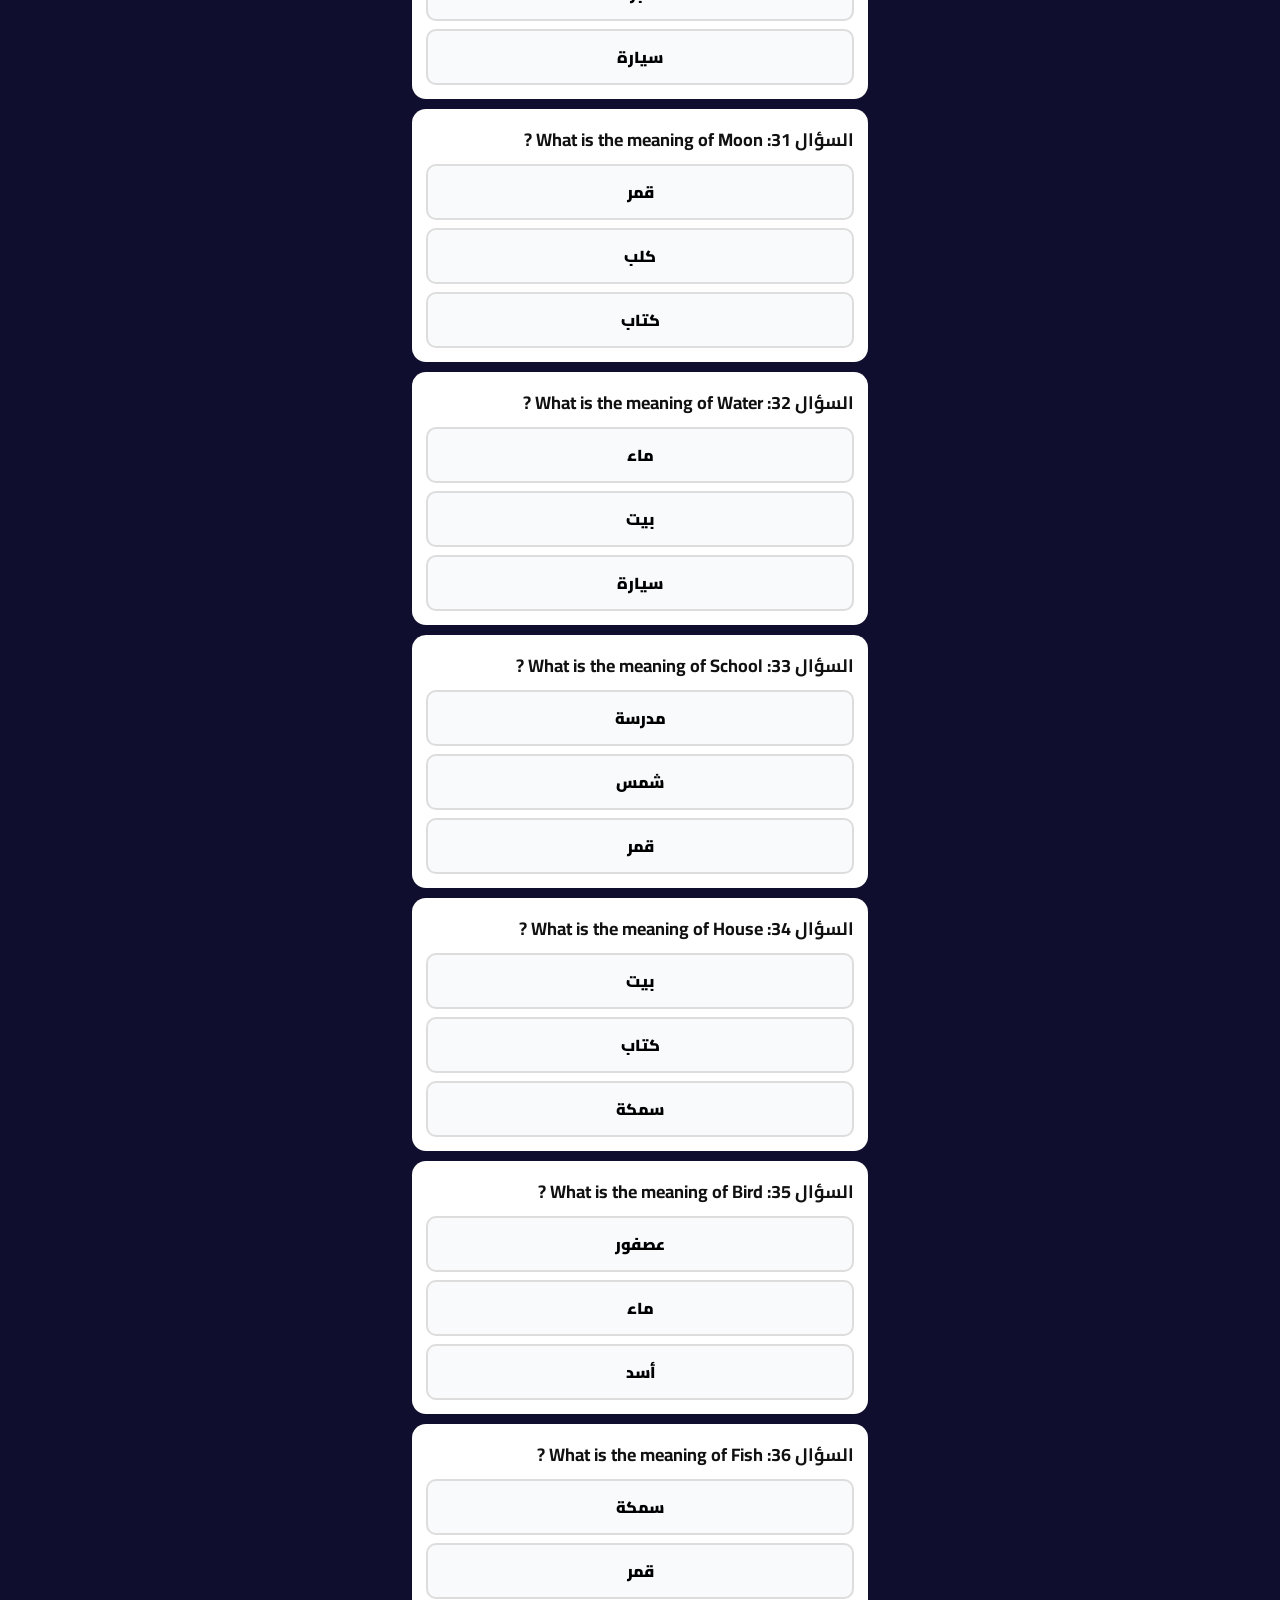
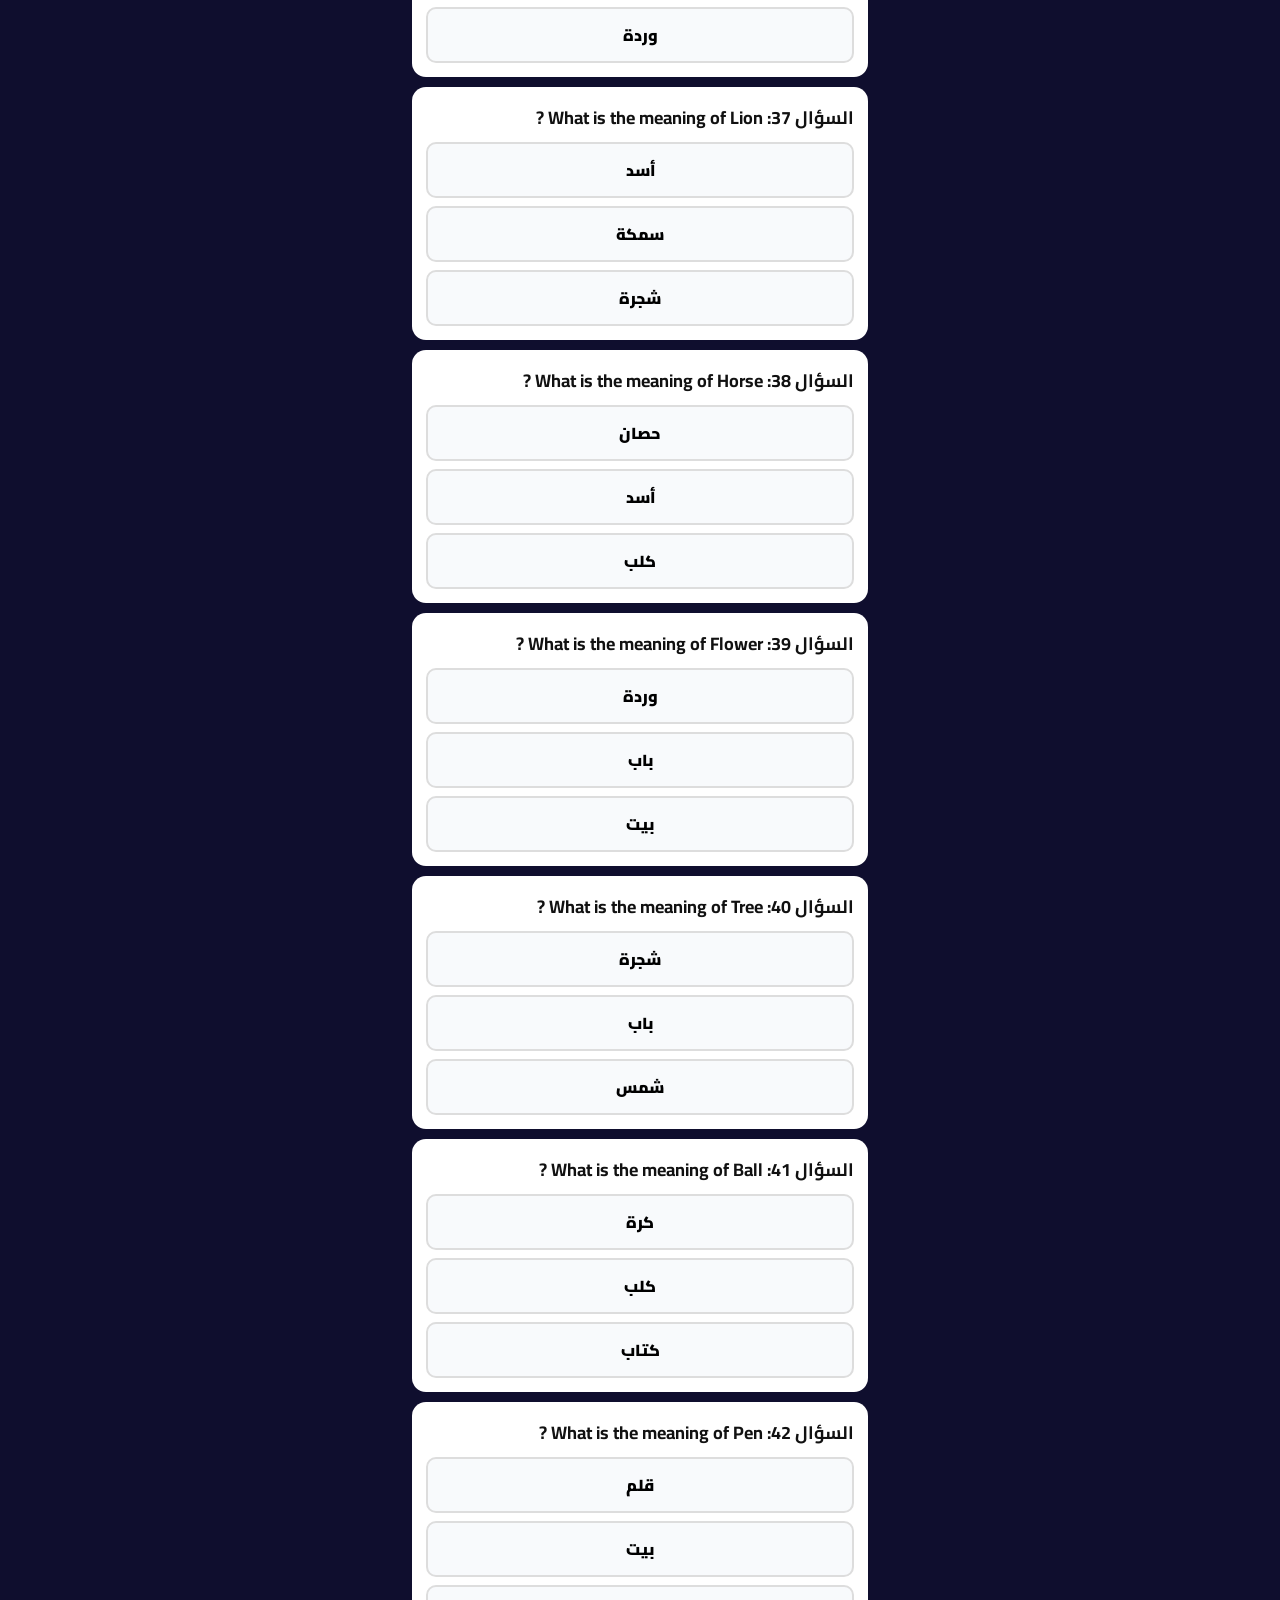
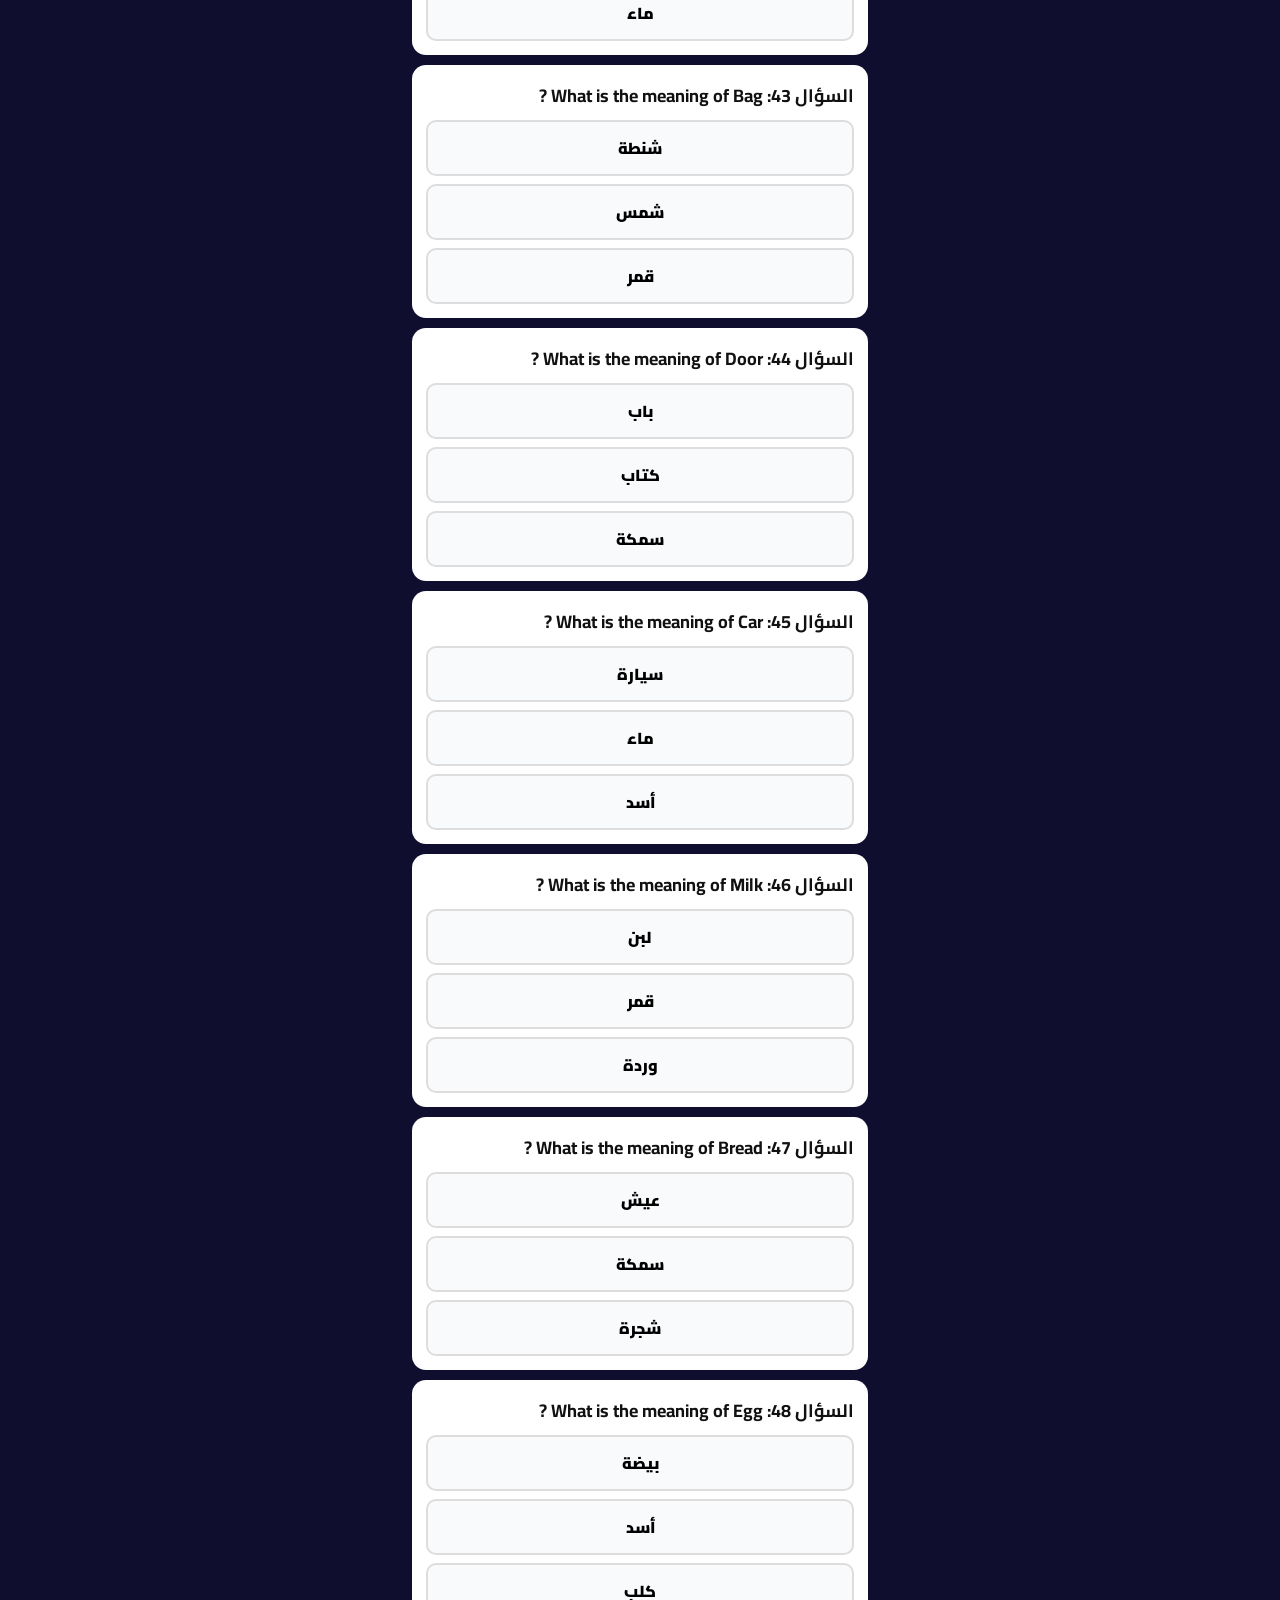
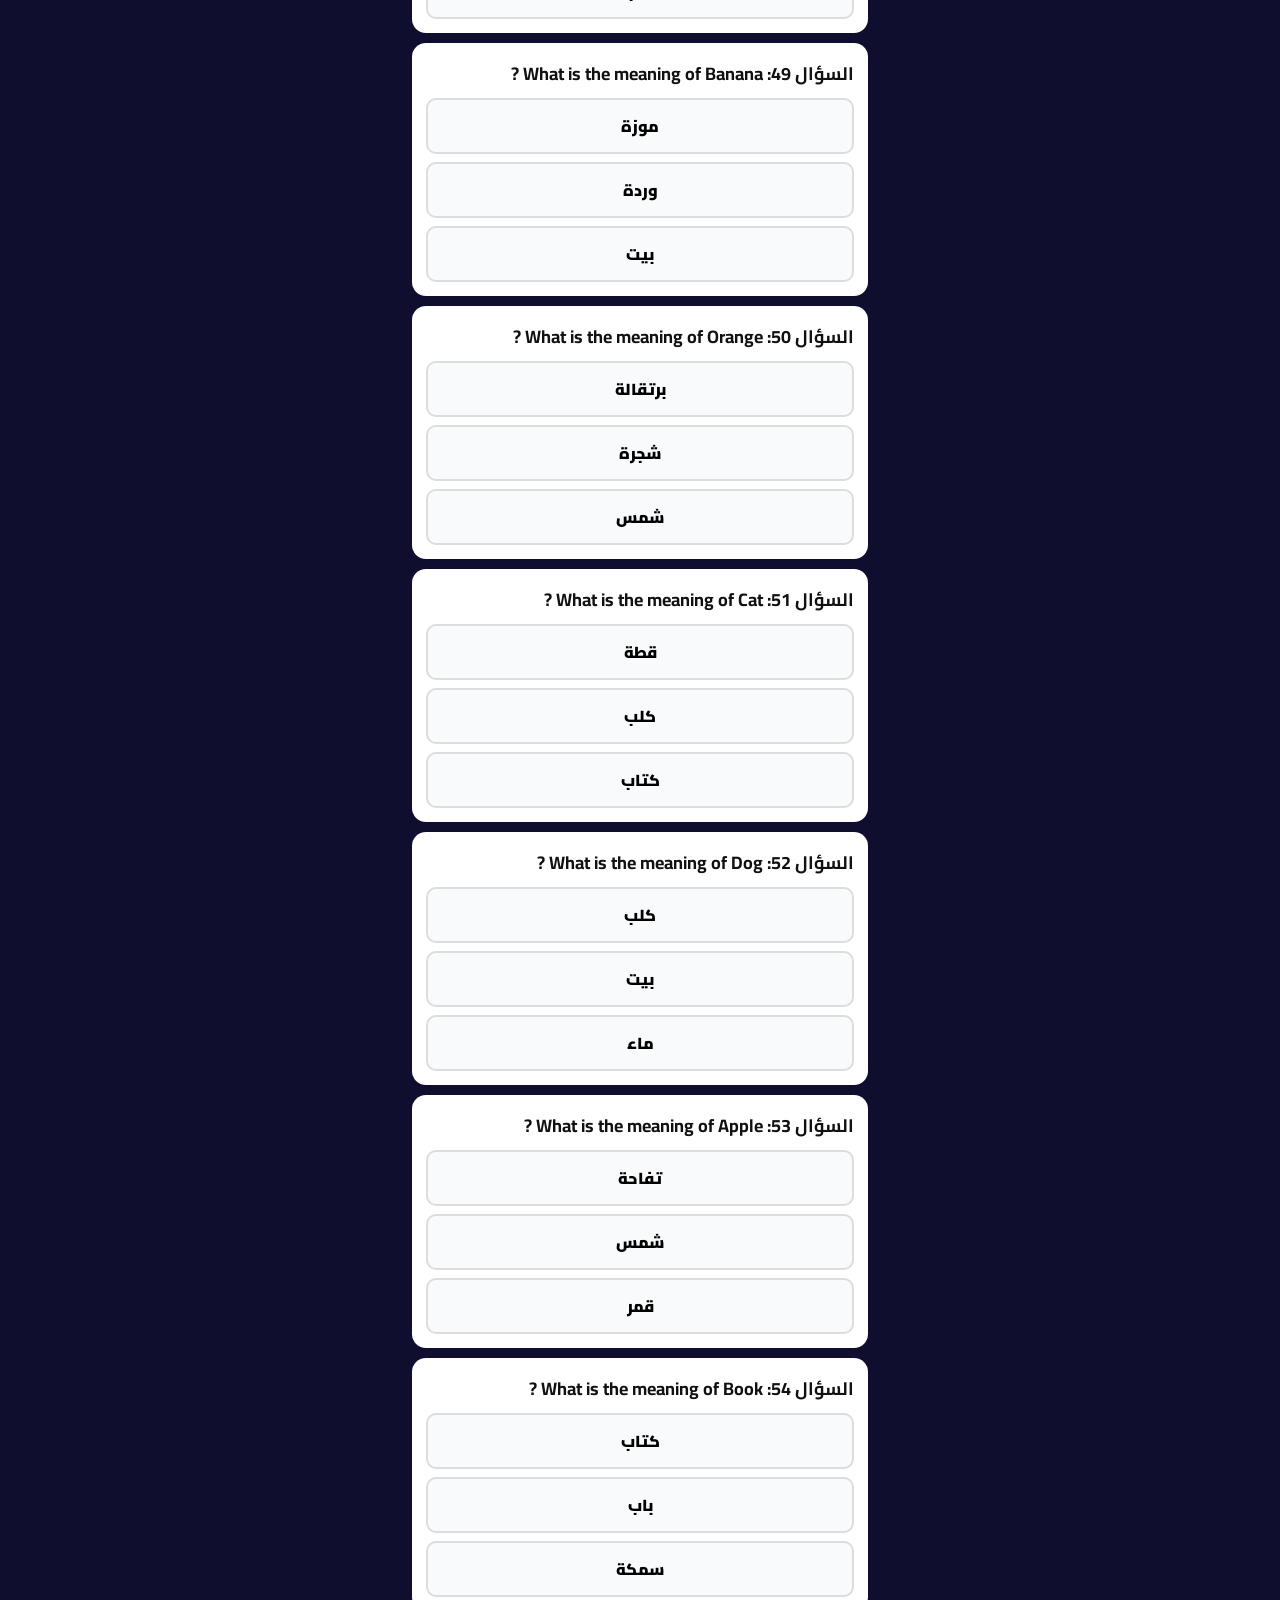
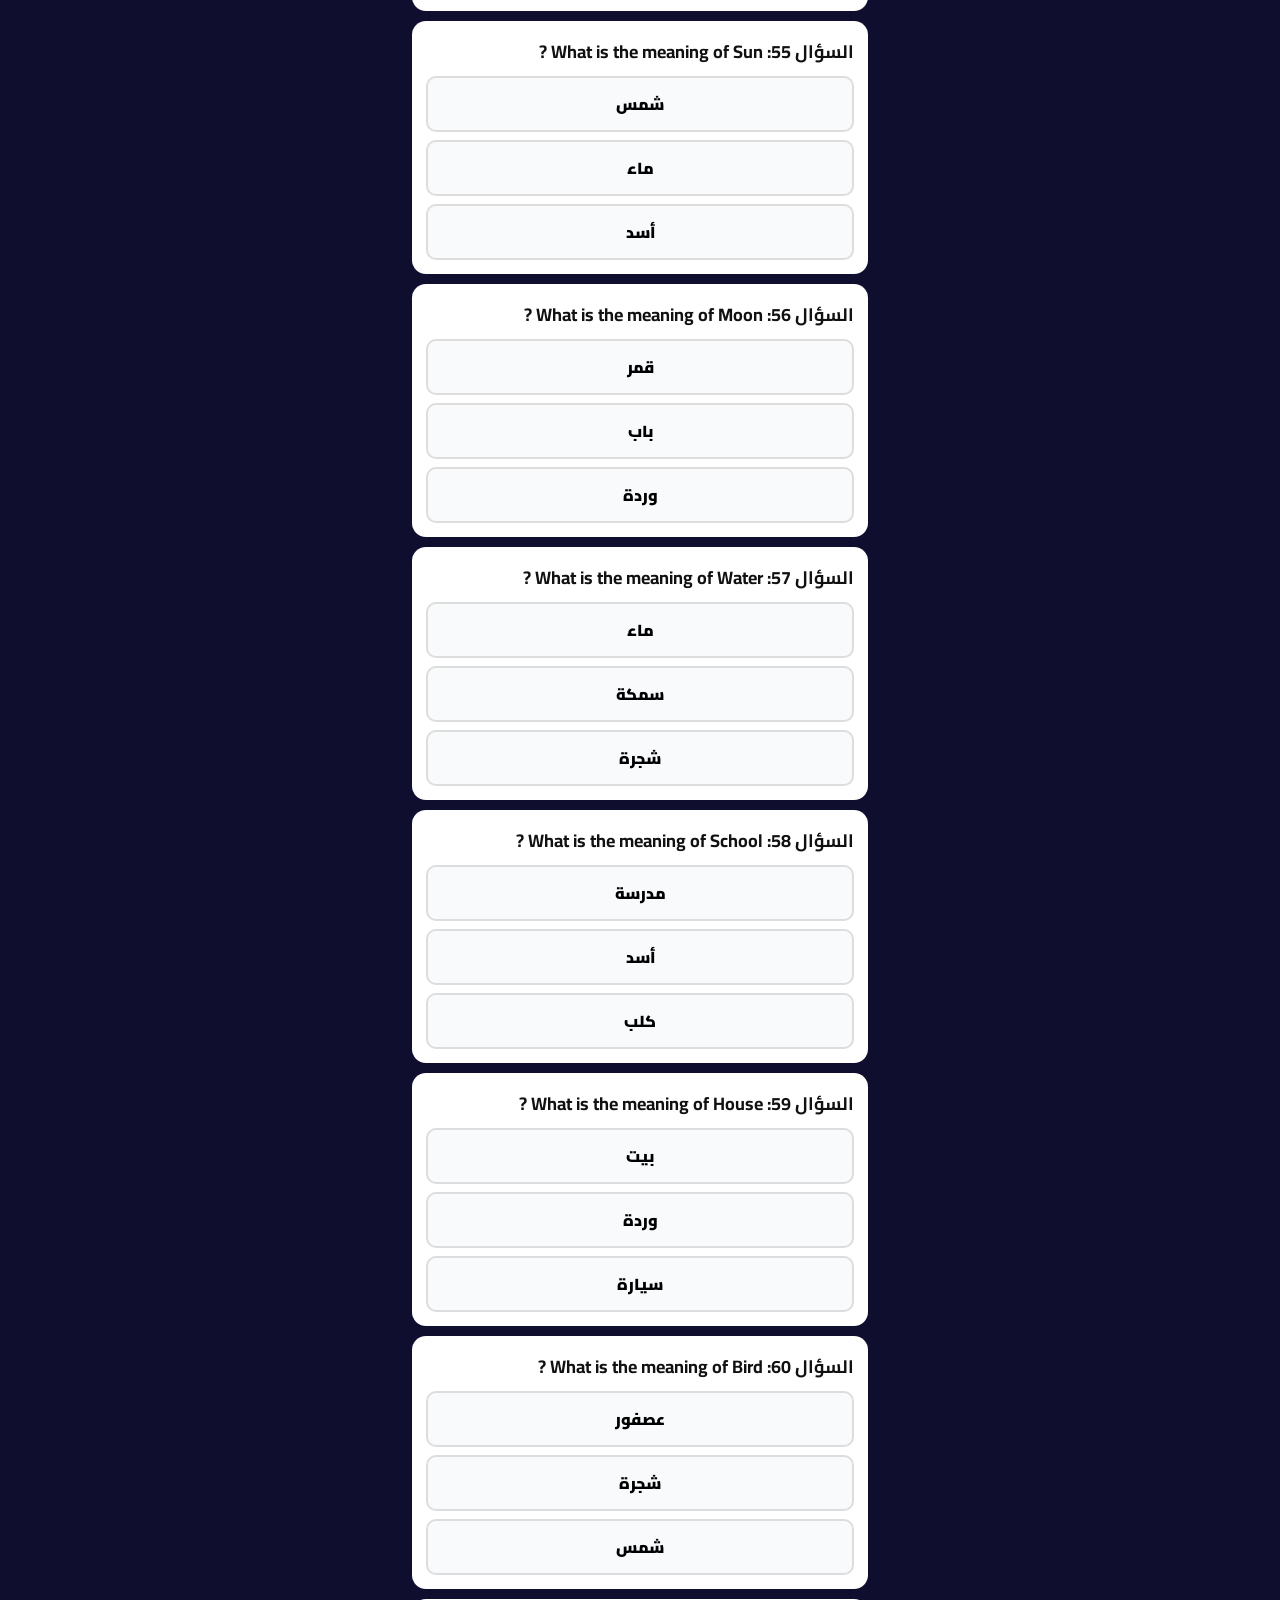
<file: challenge.html>
<!DOCTYPE html>
<html lang="ar" dir="rtl">
<head>
<meta charset="UTF-8">
<meta name="viewport" content="width=device-width, initial-scale=1.0">
<title>100 سؤال تحدي</title>
<link href="https://fonts.googleapis.com/css2?family=Cairo:wght@700;800;900&display=swap" rel="stylesheet">
<style>
*{margin:0;padding:0;box-sizing:border-box;font-family:'Cairo',sans-serif}
body{background:#0f0e2e;color:#fff;display:flex;justify-content:center}
.app{width:100%;max-width:480px;min-height:100vh;padding:12px}
.topbar{display:flex;justify-content:space-between;align-items:center;background:#1e1b4b;padding:10px;border-radius:12px;border:2px solid #facc15;margin-bottom:12px}
.topbar button{background:#facc15;border:none;padding:8px 12px;border-radius:8px;font-weight:900}
h1{text-align:center;color:#facc15}
.score{text-align:center;background:#fff;color:#111;padding:10px;border-radius:12px;font-weight:900;margin:10px 0}
.qbox{background:#fff;color:#111;border-radius:14px;padding:14px;margin-bottom:10px}
.qbox b{font-size:18px}
.qbox button{display:block;width:100%;padding:11px;margin-top:8px;border-radius:10px;border:2px solid #ddd;background:#f8fafc;font-weight:900;font-size:16px}
.qbox button.correct{background:#22c55e;color:#fff}
.qbox button.wrong{background:#ef4444;color:#fff}
</style>
</head>
<body>
<div class="app">
<div class="topbar"><button onclick="location.href='index.html'">‹ رجوع</button><span style="font-weight:900">🏆 100 سؤال تحدي</span><button onclick="location.href='index.html'">🏠</button></div>
<h1>🏆 100 سؤال - جاوب واكسب</h1>
<div class="score" id="score">النقاط: 0 / 100</div>
<div id="list"></div>
</div>
<script>
let vocab=[['Cat','قطة'],['Dog','كلب'],['Apple','تفاحة'],['Book','كتاب'],['Sun','شمس'],['Moon','قمر'],['Water','ماء'],['School','مدرسة'],['House','بيت'],['Bird','عصفور'],['Fish','سمكة'],['Lion','أسد'],['Horse','حصان'],['Flower','وردة'],['Tree','شجرة'],['Ball','كرة'],['Pen','قلم'],['Bag','شنطة'],['Door','باب'],['Car','سيارة'],['Milk','لبن'],['Bread','عيش'],['Egg','بيضة'],['Banana','موزة'],['Orange','برتقالة']];
let all=[];let wrongs=['كلب','بيت','شمس','كتاب','ماء','قمر','سمكة','أسد','وردة','شجرة'];
for(let i=0;i<100;i++){let v=vocab[i%vocab.length];let opts=[v[1],wrongs[i%wrongs.length],wrongs[(i+3)%wrongs.length]];if(opts[1]===opts[0])opts[1]='باب';if(opts[2]===opts[0])opts[2]='سيارة';all.push([`السؤال ${i+1}: What is the meaning of ${v[0]} ?`,opts[0],opts[1],opts[2],0]);}
let score=0;
document.getElementById('list').innerHTML=all.map((q,i)=>`<div class="qbox"><b>${q[0]}</b>${[q[1],q[2],q[3]].map((o,oi)=>`<button onclick="check(this,${oi},${q[4]})">${o}</button>`).join('')}</div>`).join('');
function check(btn,chosen,correct){let p=btn.parentElement;if(p.dataset.done)return;p.dataset.done='1';let btns=p.querySelectorAll('button');if(chosen===correct){btn.classList.add('correct');score++;}else{btn.classList.add('wrong');btns[correct].classList.add('correct');}document.getElementById('score').innerText=`النقاط: ${score} / 100`;}
</script>
</body>
</html>
</file>
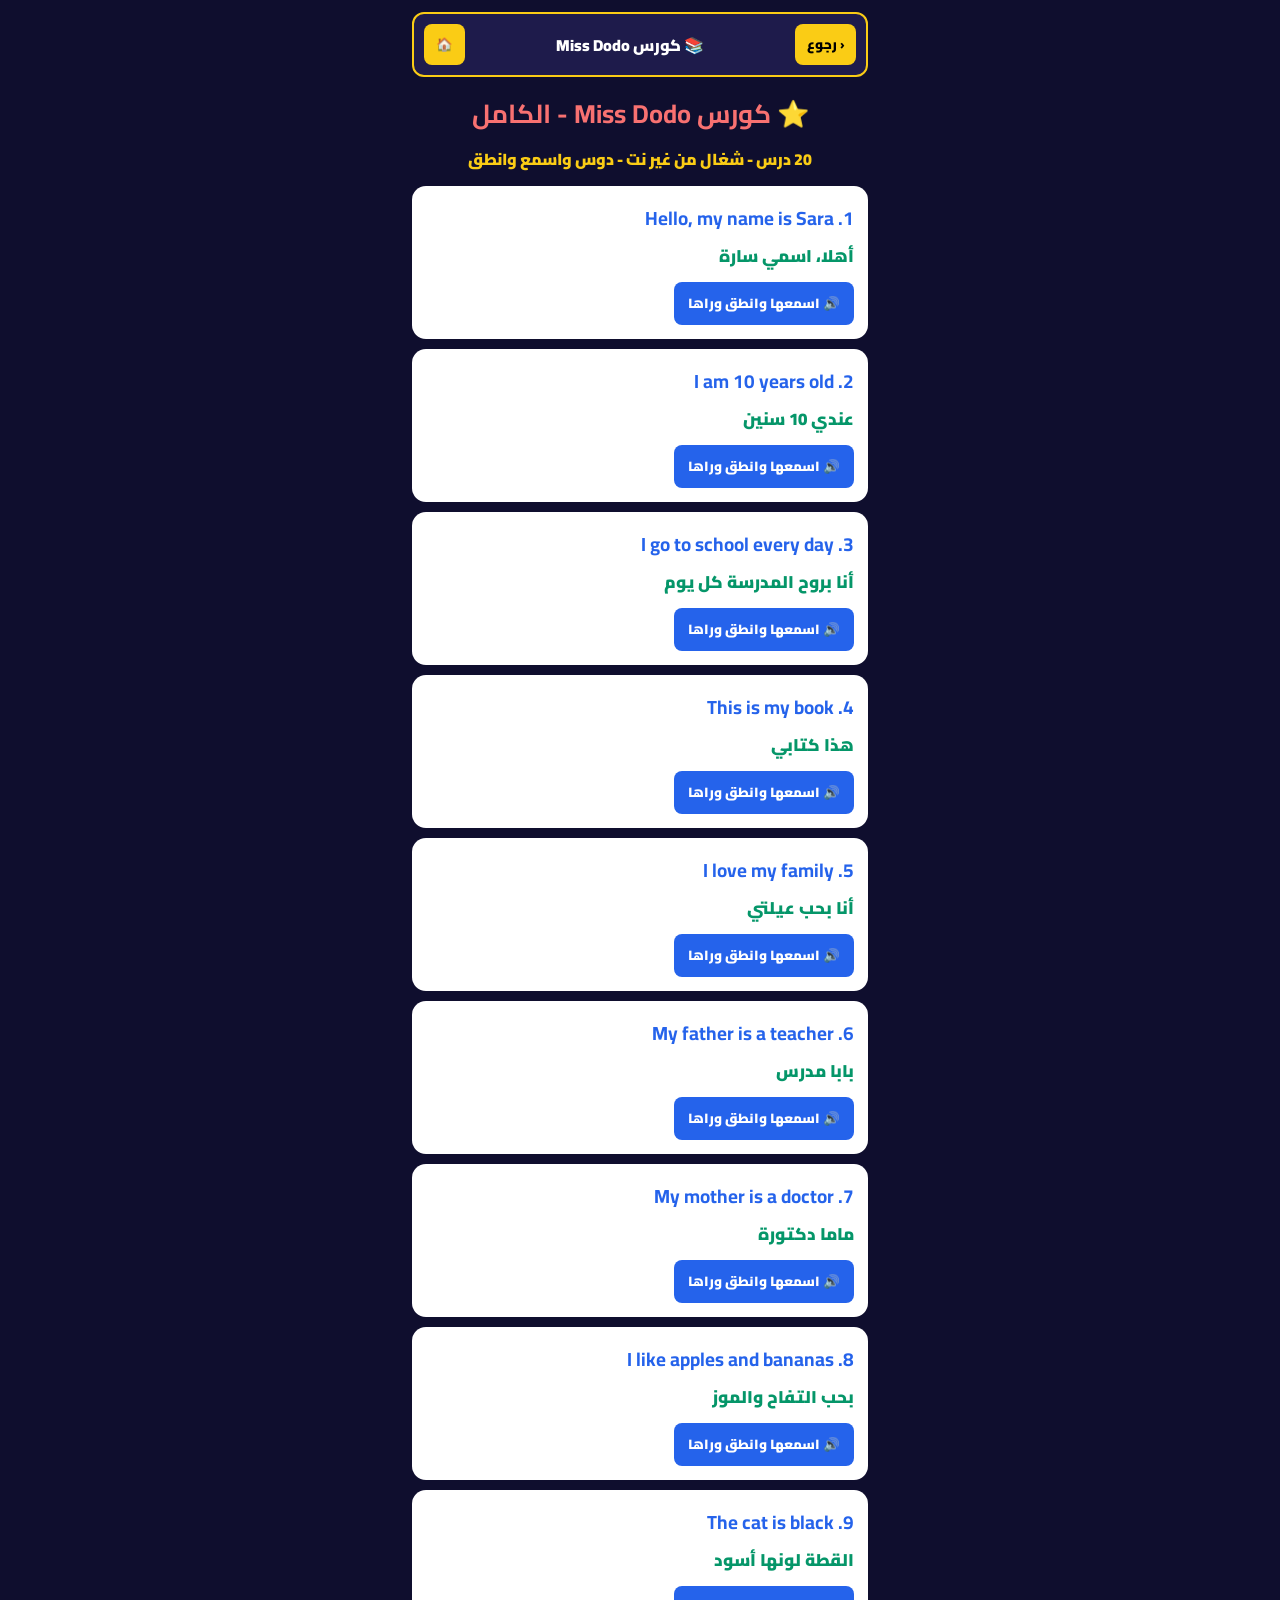
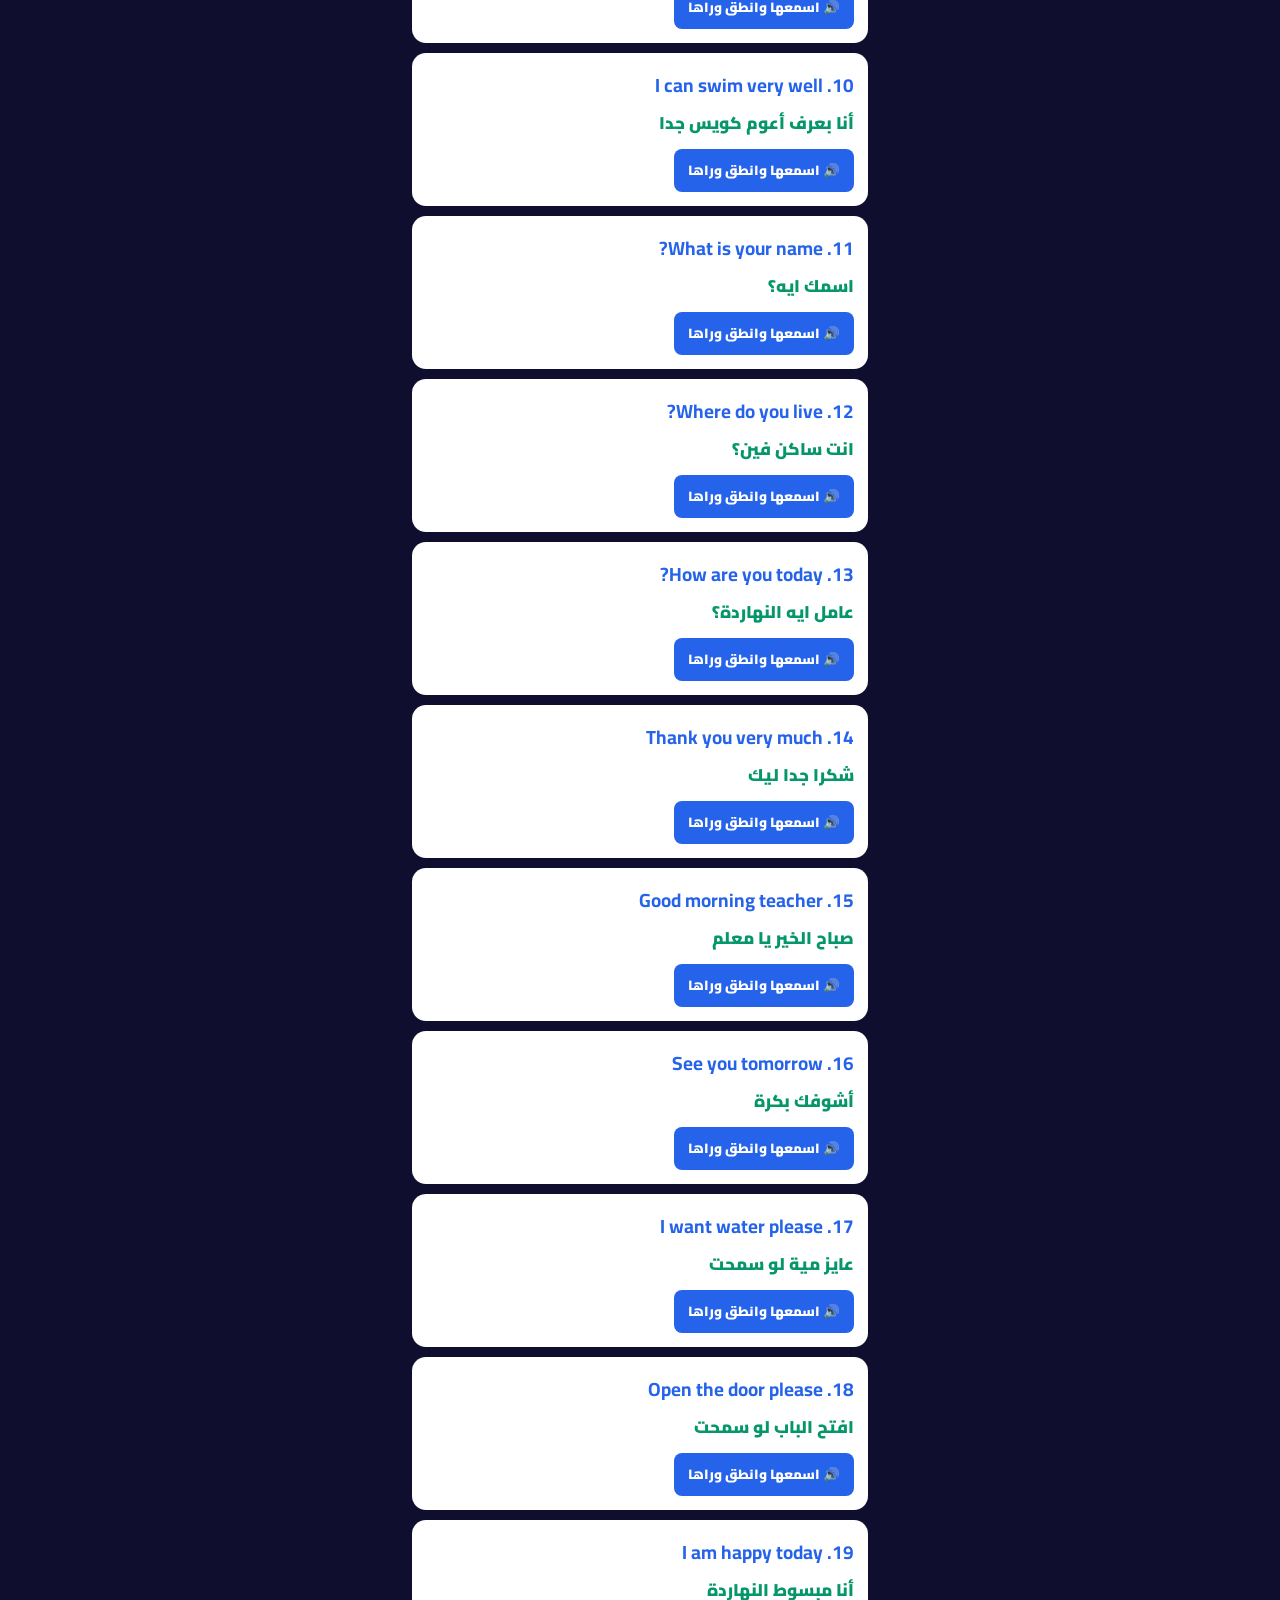
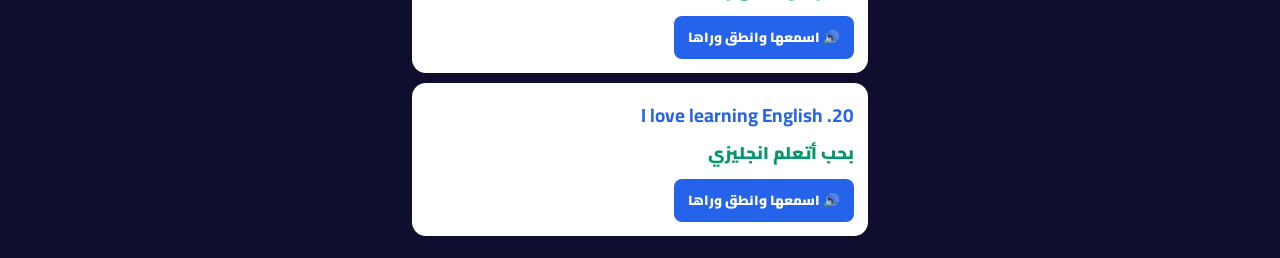
<file: course.html>
<!DOCTYPE html>
<html lang="ar" dir="rtl">
<head>
<meta charset="UTF-8">
<meta name="viewport" content="width=device-width, initial-scale=1.0">
<title>كورس Miss Dodo الكامل</title>
<link href="https://fonts.googleapis.com/css2?family=Cairo:wght@700;800;900&display=swap" rel="stylesheet">
<style>
*{margin:0;padding:0;box-sizing:border-box;font-family:'Cairo',sans-serif}
body{background:#0f0e2e;color:#fff;display:flex;justify-content:center}
.app{width:100%;max-width:480px;min-height:100vh;padding:12px}
.topbar{display:flex;justify-content:space-between;align-items:center;background:#1e1b4b;padding:10px;border-radius:12px;border:2px solid #facc15;margin-bottom:12px}
.topbar button{background:#facc15;border:none;padding:8px 12px;border-radius:8px;font-weight:900}
h1{text-align:center;color:#f87171;font-size:26px}
.sub{text-align:center;color:#facc15;font-weight:900;margin:6px 0 12px}
.lesson{background:#fff;color:#111;border-radius:14px;padding:14px;margin-bottom:10px}
.lesson b{font-size:19px;color:#2563eb}
.lesson p{color:#444;font-weight:800;margin:4px 0}
.lesson .ar{color:#059669;font-size:17px;font-weight:900}
.lesson button{background:#2563eb;color:#fff;border:none;padding:9px 14px;border-radius:8px;font-weight:900;margin-top:6px}
</style>
</head>
<body>
<div class="app">
<div class="topbar"><button onclick="location.href='index.html'">‹ رجوع</button><span style="font-weight:900">📚 كورس Miss Dodo</span><button onclick="location.href='index.html'">🏠</button></div>
<h1>⭐ كورس Miss Dodo - الكامل</h1>
<div class="sub">20 درس - شغال من غير نت - دوس واسمع وانطق</div>
<div id="lessons"></div>
</div>
<script>
let lessons=[
["Hello, my name is Sara","أهلا، اسمي سارة","Hello, my name is Sara"],
["I am 10 years old","عندي 10 سنين","I am 10 years old"],
["I go to school every day","أنا بروح المدرسة كل يوم","I go to school every day"],
["This is my book","هذا كتابي","This is my book"],
["I love my family","أنا بحب عيلتي","I love my family"],
["My father is a teacher","بابا مدرس","My father is a teacher"],
["My mother is a doctor","ماما دكتورة","My mother is a doctor"],
["I like apples and bananas","بحب التفاح والموز","I like apples and bananas"],
["The cat is black","القطة لونها أسود","The cat is black"],
["I can swim very well","أنا بعرف أعوم كويس جدا","I can swim very well"],
["What is your name?","اسمك ايه؟","What is your name?"],
["Where do you live?","انت ساكن فين؟","Where do you live?"],
["How are you today?","عامل ايه النهاردة؟","How are you today?"],
["Thank you very much","شكرا جدا ليك","Thank you very much"],
["Good morning teacher","صباح الخير يا معلم","Good morning teacher"],
["See you tomorrow","أشوفك بكرة","See you tomorrow"],
["I want water please","عايز مية لو سمحت","I want water please"],
["Open the door please","افتح الباب لو سمحت","Open the door please"],
["I am happy today","أنا مبسوط النهاردة","I am happy today"],
["I love learning English","بحب أتعلم انجليزي","I love learning English"]
];
document.getElementById('lessons').innerHTML=lessons.map((l,i)=>`<div class="lesson"><b>${i+1}. ${l[0]}</b><p class="ar">${l[1]}</p><button onclick="speakLesson(${i})">🔊 اسمعها وانطق وراها</button></div>`).join('');
function speakLesson(i){speechSynthesis.cancel();let u=new SpeechSynthesisUtterance(lessons[i][2]);u.lang='en-US';u.rate=0.8;speechSynthesis.speak(u);}
</script>
</body>
</html>
</file>
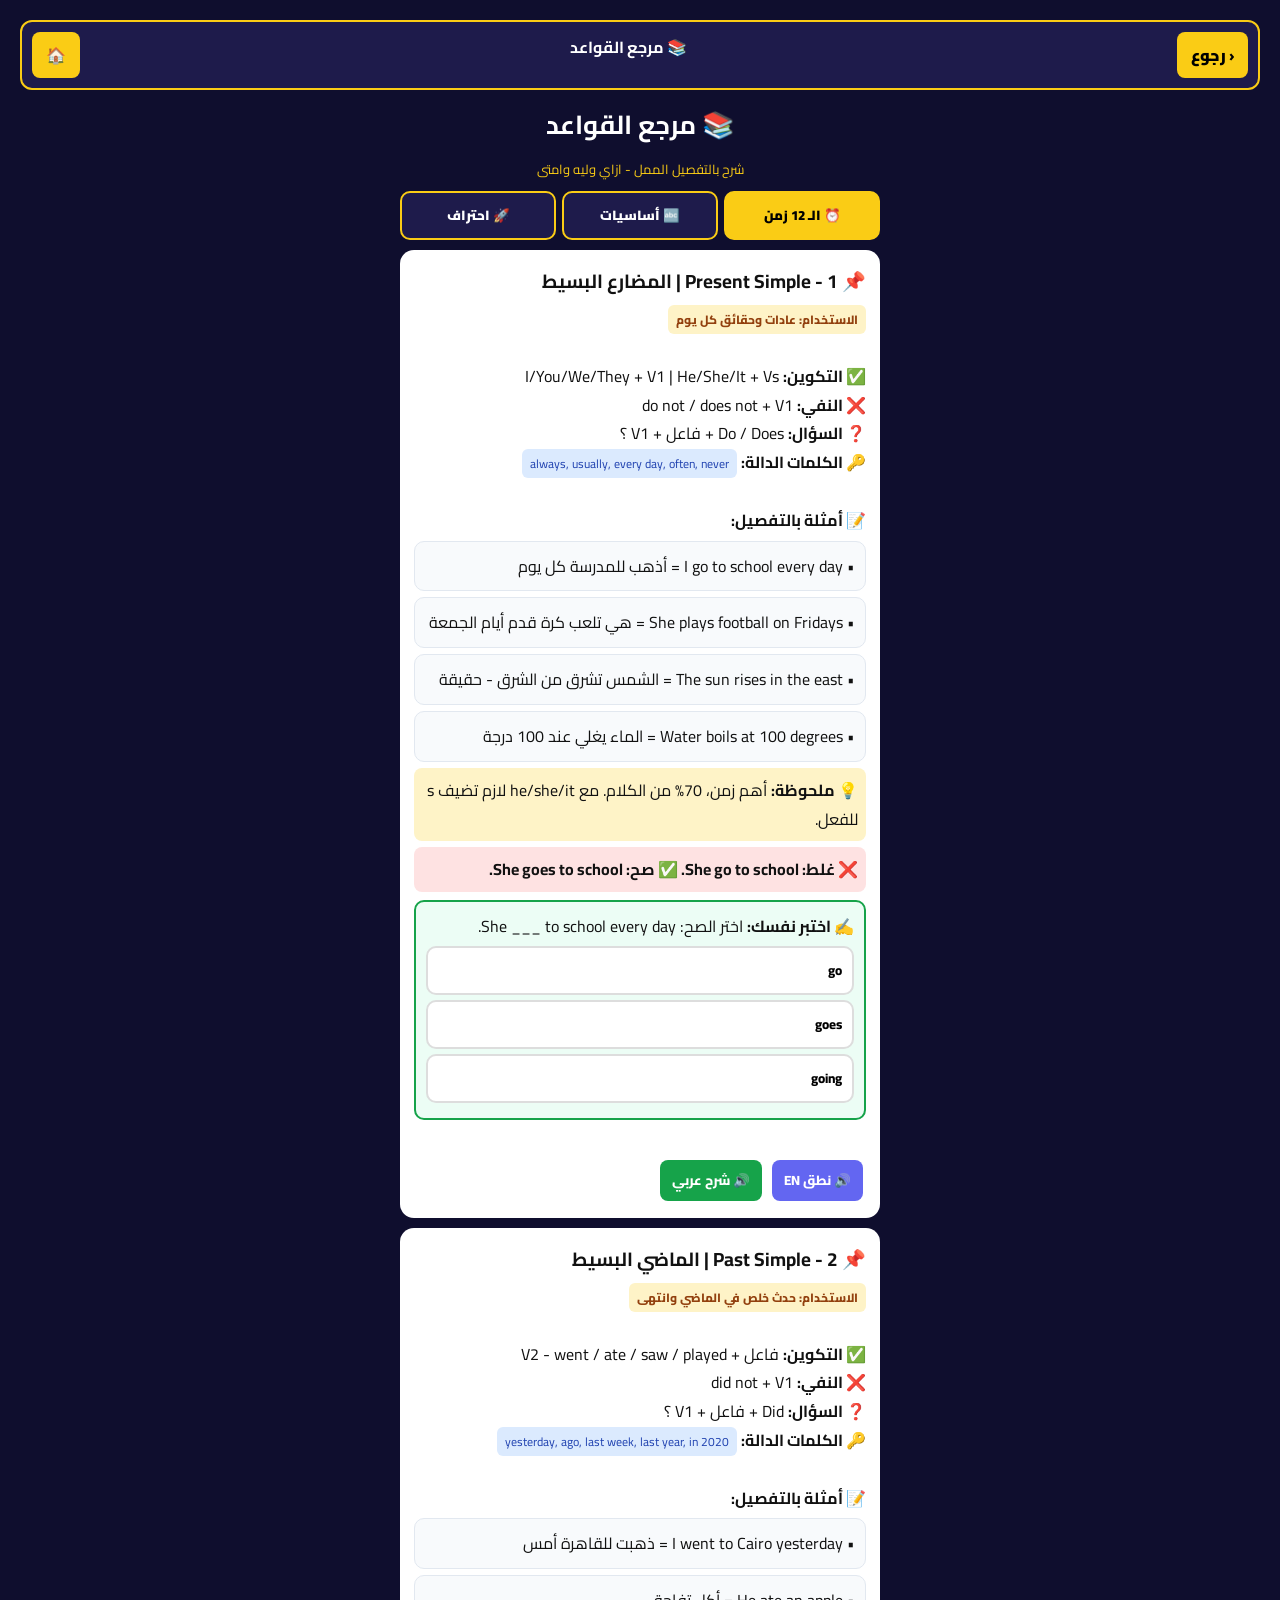
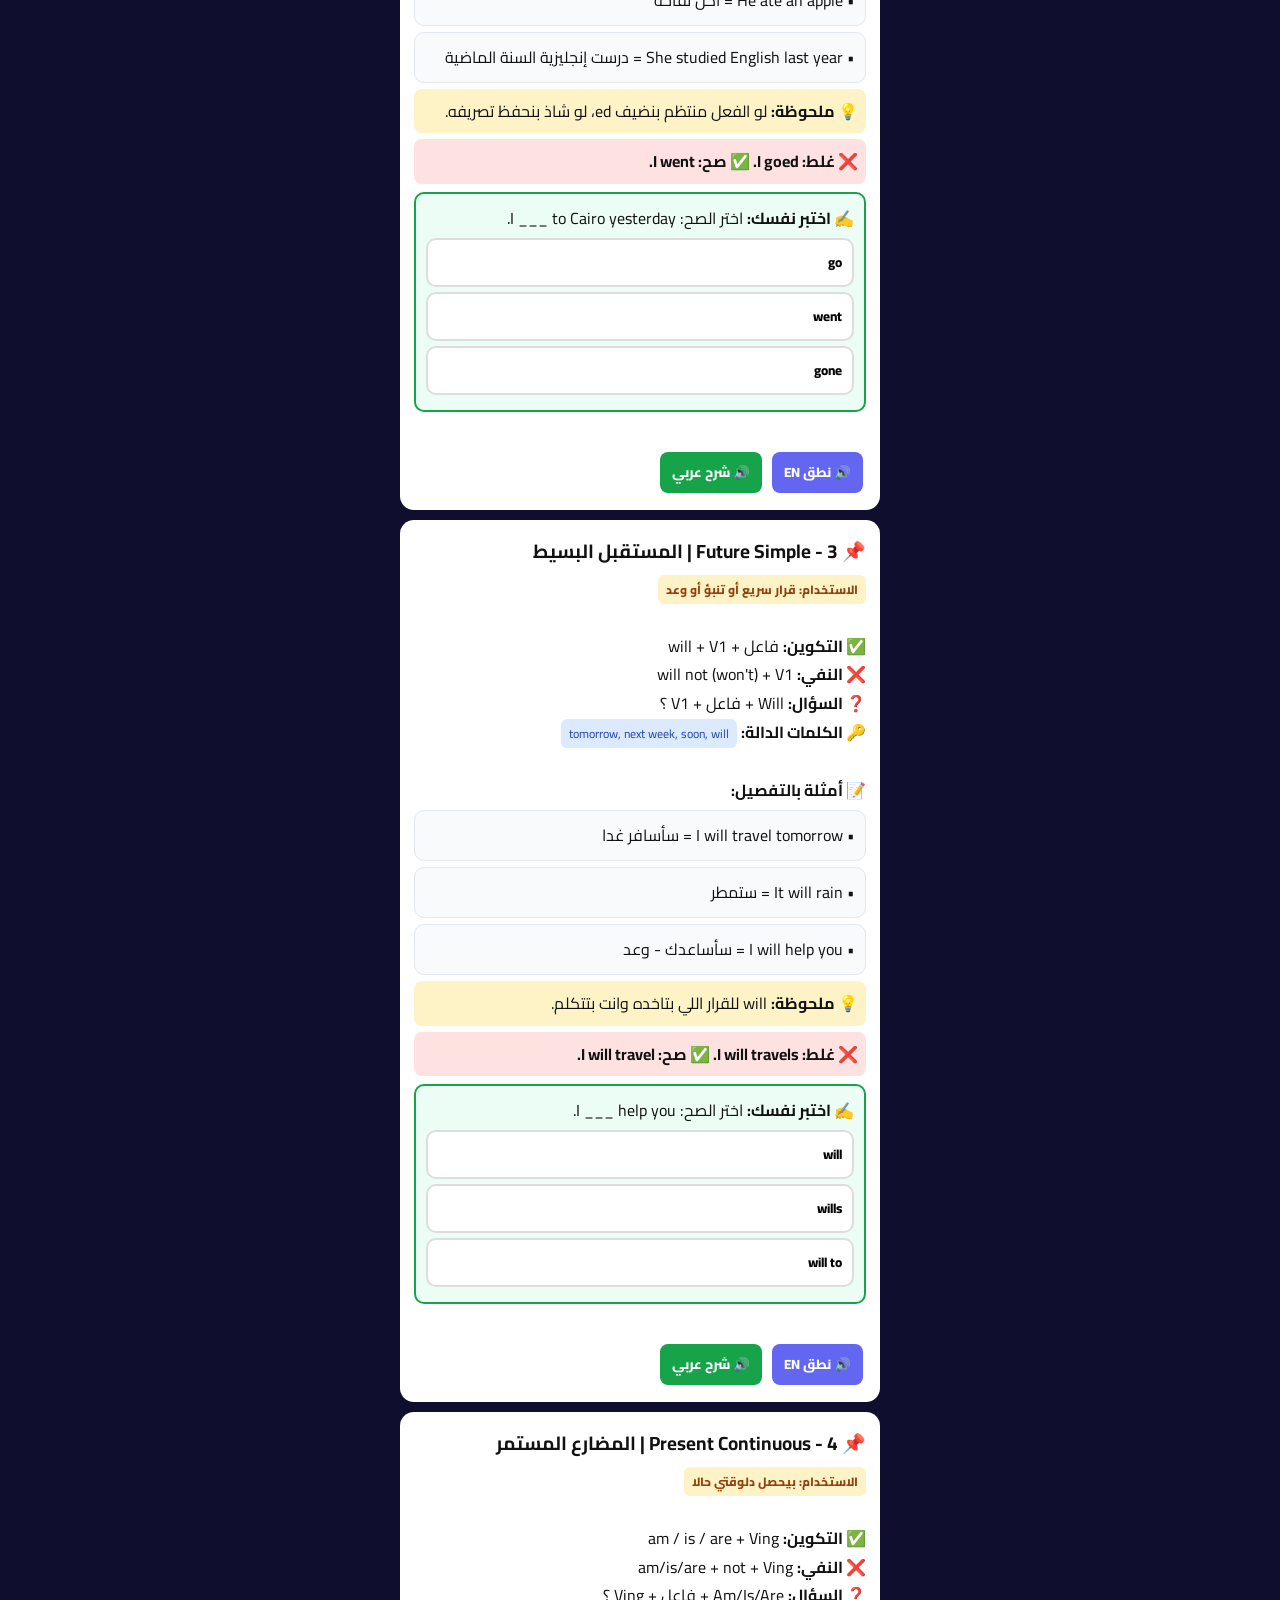
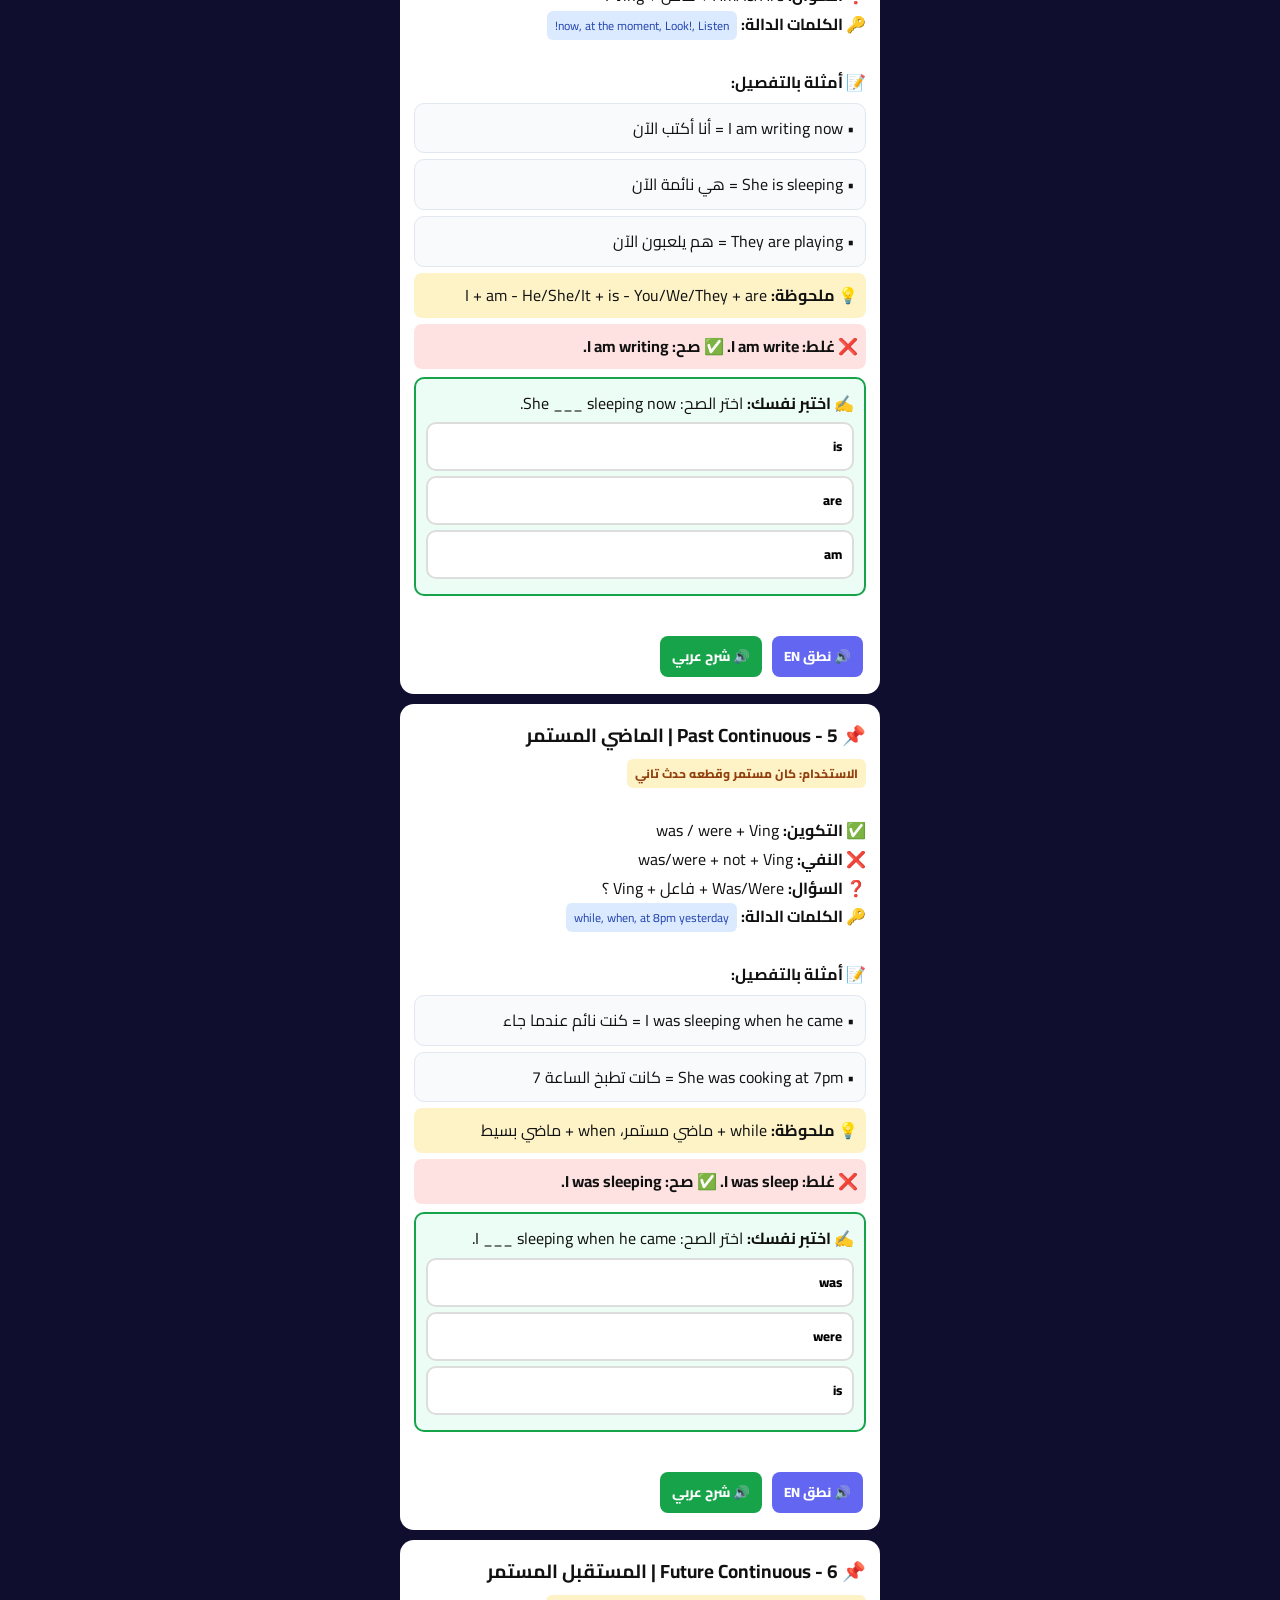
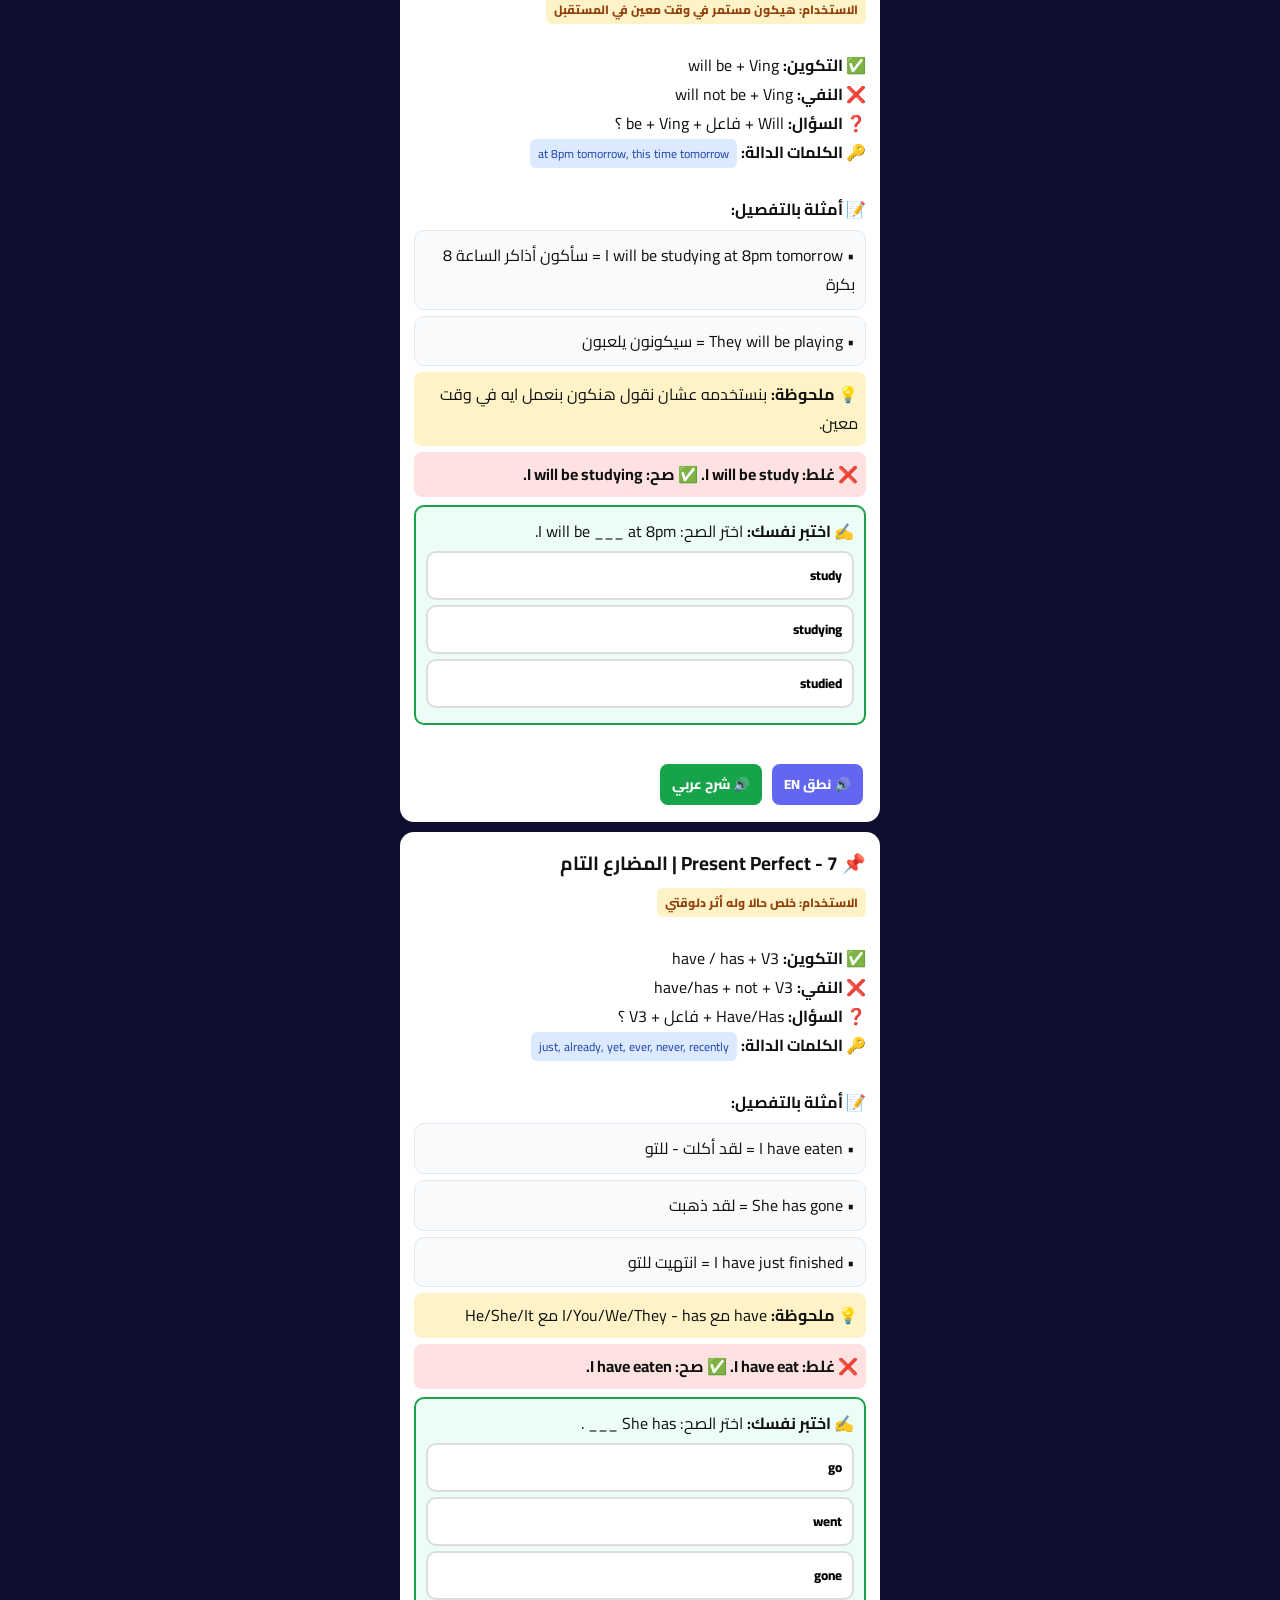
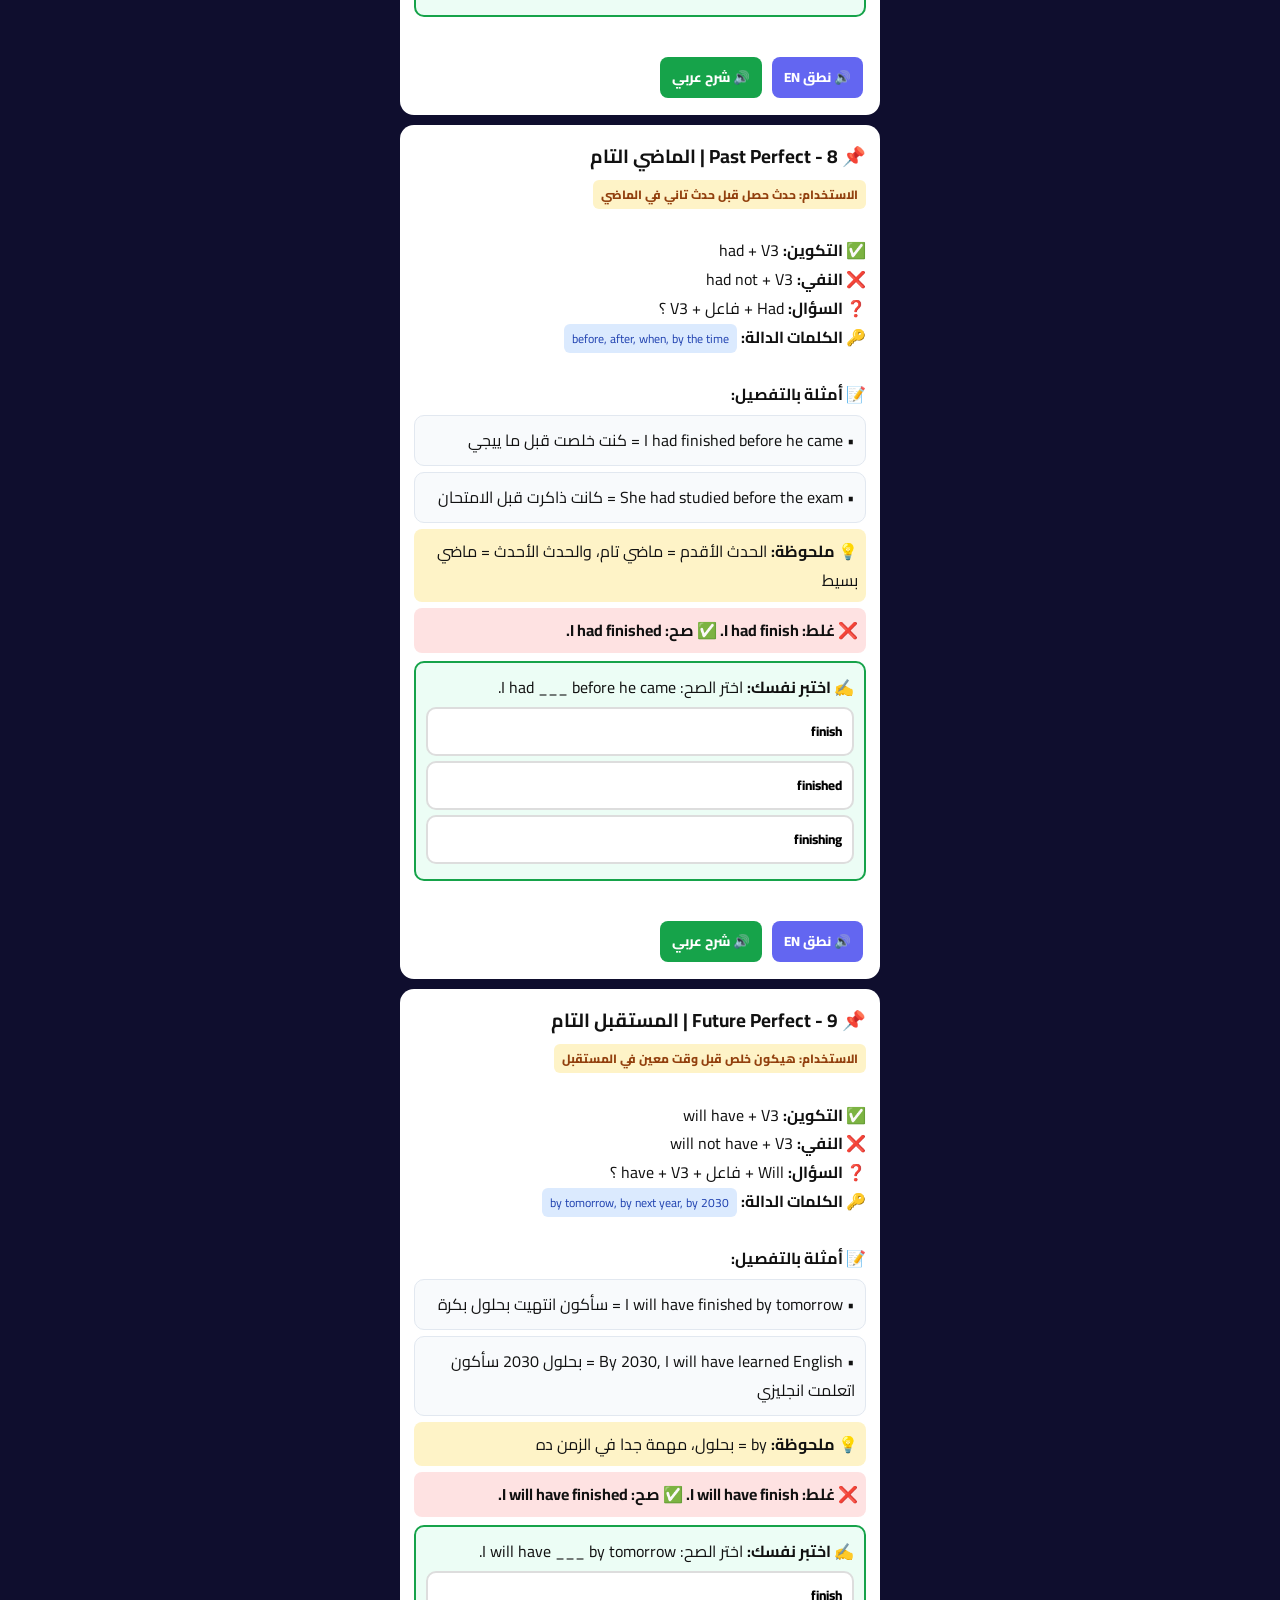
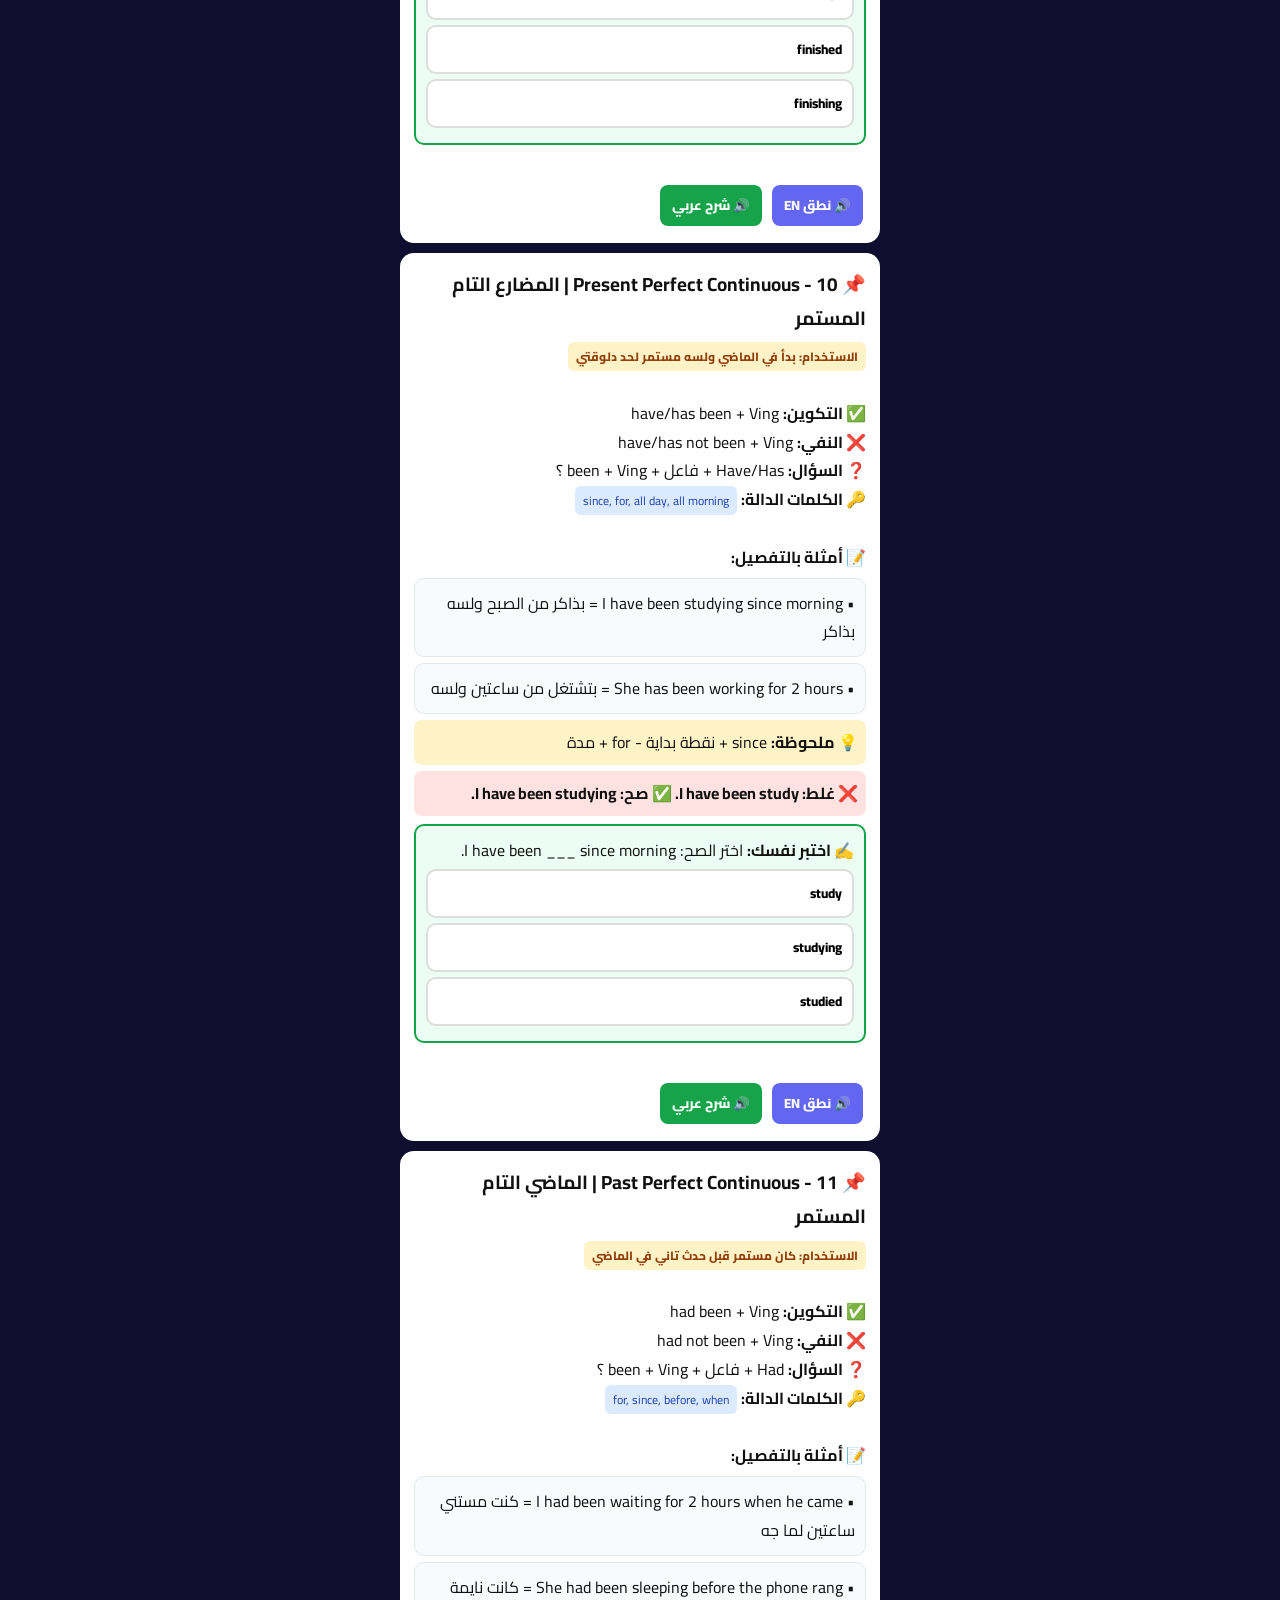
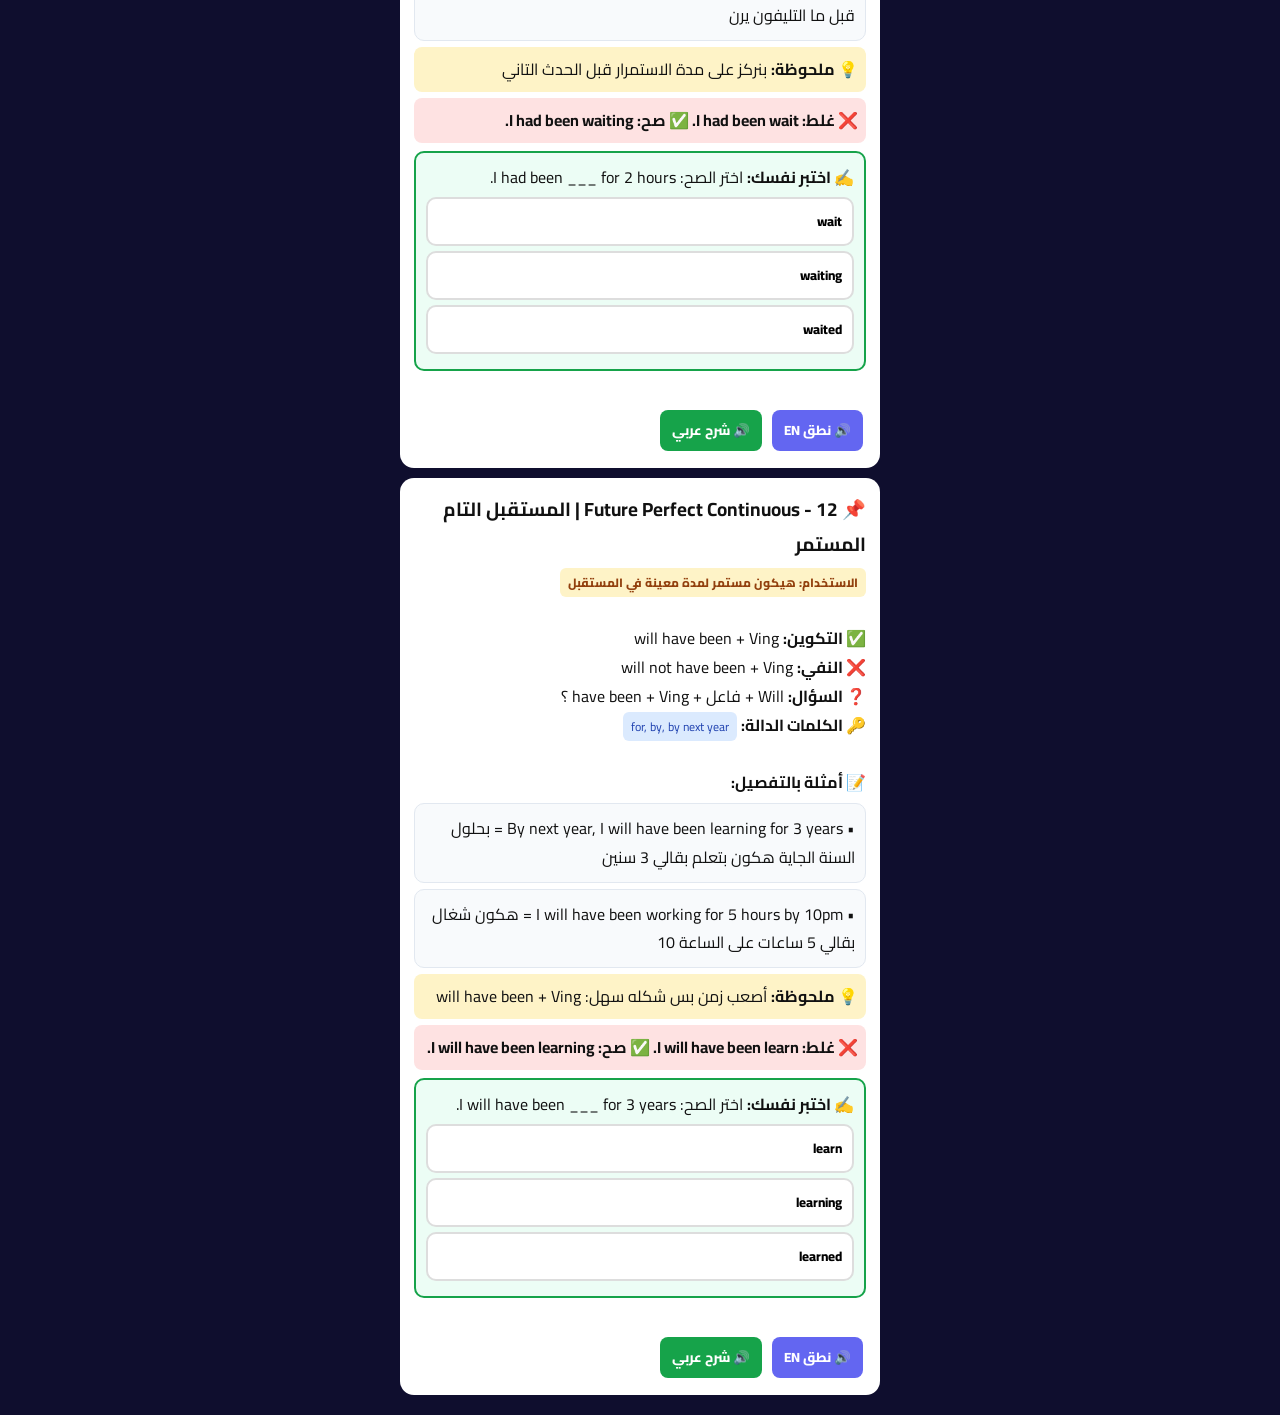
<file: grammar.html>
<!DOCTYPE html>
<html lang="ar" dir="rtl">
<head>
<meta charset="UTF-8"><meta name="viewport" content="width=device-width, initial-scale=1.0">
<title>القواعد - شرح بالتفصيل الممل</title>
<link href="https://fonts.googleapis.com/css2?family=Cairo:wght@700;800;900&display=swap" rel="stylesheet">
<style>
*{margin:0;padding:0;box-sizing:border-box;font-family:'Cairo',sans-serif}
body{background:#0f0e2e;color:#fff;padding:10px}
.app{max-width:480px;margin:auto}
h1{text-align:center;font-size:26px;margin:8px 0}
.sub{text-align:center;color:#facc15;font-size:13px;margin-bottom:10px}
.top{display:flex;gap:6px;margin:10px 0}
.top button{flex:1;background:#1e1b4b;color:#fff;border:2px solid #facc15;padding:10px;border-radius:10px;font-weight:900;cursor:pointer}
.top button.active{background:#facc15;color:#000}
.card{background:#fff;color:#111;border-radius:14px;padding:14px;margin:10px 0;line-height:1.8}
.card h3{font-size:19px;margin-bottom:6px}
.badge{background:#fef3c7;color:#92400e;padding:3px 8px;border-radius:6px;font-size:12px;font-weight:800}
.badge2{background:#dbeafe;color:#1e40af;padding:3px 8px;border-radius:6px;font-size:12px}
.ex{background:#f8fafc;border:1px solid #e2e8f0;border-radius:10px;padding:10px;margin:6px 0}
.note{background:#fef3c7;padding:8px;border-radius:8px;margin:6px 0}
.err{background:#fee2e2;padding:8px;border-radius:8px;margin:6px 0}
.q{background:#ecfdf5;border:2px solid #16a34a;border-radius:10px;padding:10px;margin:8px 0}
.btn{background:#6366f1;color:#fff;border:none;padding:8px 12px;border-radius:8px;font-weight:800;cursor:pointer;margin:3px}
.btnG{background:#16a34a;color:#fff;border:none;padding:8px 12px;border-radius:8px;font-weight:800;cursor:pointer;margin:3px}
.opt{display:block;width:100%;text-align:right;background:#fff;border:2px solid #ddd;padding:10px;border-radius:10px;margin:5px 0;font-weight:800;cursor:pointer;font-family:'Cairo'}
</style>
</head>
<body>
<div style="display:flex;justify-content:space-between;padding:10px;background:#1e1b4b;border:2px solid #facc15;border-radius:12px;margin:10px"><a href="index.html" style="background:#facc15;color:#000;padding:8px 14px;border-radius:8px;font-weight:900;text-decoration:none">‹ رجوع</a><b>📚 مرجع القواعد</b><a href="index.html" style="background:#facc15;color:#000;padding:8px 14px;border-radius:8px;font-weight:900;text-decoration:none">🏠</a></div>
<div class="app">
<h1>📚 مرجع القواعد</h1>
<p class="sub">شرح بالتفصيل الممل - ازاي وليه وامتى</p>
<div class="top">
<button id="b1" class="active" onclick="showTab('tenses')">⏰ الـ 12 زمن</button>
<button id="b2" onclick="showTab('basic')">🔤 أساسيات</button>
<button id="b3" onclick="showTab('pro')">🚀 احتراف</button>
</div>
<div id="box"></div>
</div>
<script>
function speakEn(t){speechSynthesis.cancel();let u=new SpeechSynthesisUtterance(t);u.lang='en-US';u.rate=0.75;speechSynthesis.speak(u);}
function speakAr(t){speechSynthesis.cancel();let u=new SpeechSynthesisUtterance(t);u.lang='ar-SA';u.rate=0.85;speechSynthesis.speak(u);}
const tenses=[
{title:'1 - Present Simple | المضارع البسيط',use:'عادات وحقائق كل يوم',form:'I/You/We/They + V1 | He/She/It + Vs',neg:'do not / does not + V1',ques:'Do / Does + فاعل + V1 ؟',keys:'always, usually, every day, often, never',ex:['I go to school every day = أذهب للمدرسة كل يوم','She plays football on Fridays = هي تلعب كرة قدم أيام الجمعة','The sun rises in the east = الشمس تشرق من الشرق - حقيقة','Water boils at 100 degrees = الماء يغلي عند 100 درجة'],note:'أهم زمن، 70% من الكلام. مع he/she/it لازم تضيف s للفعل.',err:'❌ غلط: She go to school. ✅ صح: She goes to school.',q:'اختر الصح: She ___ to school every day.',opts:['go','goes','going'],ans:'goes'},
{title:'2 - Past Simple | الماضي البسيط',use:'حدث خلص في الماضي وانتهى',form:'فاعل + V2 - went / ate / saw / played',neg:'did not + V1',ques:'Did + فاعل + V1 ؟',keys:'yesterday, ago, last week, last year, in 2020',ex:['I went to Cairo yesterday = ذهبت للقاهرة أمس','He ate an apple = أكل تفاحة','She studied English last year = درست إنجليزية السنة الماضية'],note:'لو الفعل منتظم بنضيف ed، لو شاذ بنحفظ تصريفه.',err:'❌ غلط: I goed. ✅ صح: I went.',q:'اختر الصح: I ___ to Cairo yesterday.',opts:['go','went','gone'],ans:'went'},
{title:'3 - Future Simple | المستقبل البسيط',use:'قرار سريع أو تنبؤ أو وعد',form:'فاعل + will + V1',neg:'will not (won\'t) + V1',ques:'Will + فاعل + V1 ؟',keys:'tomorrow, next week, soon, will',ex:['I will travel tomorrow = سأسافر غدا','It will rain = ستمطر','I will help you = سأساعدك - وعد'],note:'will للقرار اللي بتاخده وانت بتتكلم.',err:'❌ غلط: I will travels. ✅ صح: I will travel.',q:'اختر الصح: I ___ help you.',opts:['will','wills','will to'],ans:'will'},
{title:'4 - Present Continuous | المضارع المستمر',use:'بيحصل دلوقتي حالا',form:'am / is / are + Ving',neg:'am/is/are + not + Ving',ques:'Am/Is/Are + فاعل + Ving ؟',keys:'now, at the moment, Look!, Listen!',ex:['I am writing now = أنا أكتب الآن','She is sleeping = هي نائمة الآن','They are playing = هم يلعبون الآن'],note:'I + am - He/She/It + is - You/We/They + are',err:'❌ غلط: I am write. ✅ صح: I am writing.',q:'اختر الصح: She ___ sleeping now.',opts:['is','are','am'],ans:'is'},
{title:'5 - Past Continuous | الماضي المستمر',use:'كان مستمر وقطعه حدث تاني',form:'was / were + Ving',neg:'was/were + not + Ving',ques:'Was/Were + فاعل + Ving ؟',keys:'while, when, at 8pm yesterday',ex:['I was sleeping when he came = كنت نائم عندما جاء','She was cooking at 7pm = كانت تطبخ الساعة 7'],note:'while + ماضي مستمر، when + ماضي بسيط',err:'❌ غلط: I was sleep. ✅ صح: I was sleeping.',q:'اختر الصح: I ___ sleeping when he came.',opts:['was','were','is'],ans:'was'},
{title:'6 - Future Continuous | المستقبل المستمر',use:'هيكون مستمر في وقت معين في المستقبل',form:'will be + Ving',neg:'will not be + Ving',ques:'Will + فاعل + be + Ving ؟',keys:'at 8pm tomorrow, this time tomorrow',ex:['I will be studying at 8pm tomorrow = سأكون أذاكر الساعة 8 بكرة','They will be playing = سيكونون يلعبون'],note:'بنستخدمه عشان نقول هنكون بنعمل ايه في وقت معين.',err:'❌ غلط: I will be study. ✅ صح: I will be studying.',q:'اختر الصح: I will be ___ at 8pm.',opts:['study','studying','studied'],ans:'studying'},
{title:'7 - Present Perfect | المضارع التام',use:'خلص حالا وله أثر دلوقتي',form:'have / has + V3',neg:'have/has + not + V3',ques:'Have/Has + فاعل + V3 ؟',keys:'just, already, yet, ever, never, recently',ex:['I have eaten = لقد أكلت - للتو','She has gone = لقد ذهبت','I have just finished = انتهيت للتو'],note:'have مع I/You/We/They - has مع He/She/It',err:'❌ غلط: I have eat. ✅ صح: I have eaten.',q:'اختر الصح: She has ___ .',opts:['go','went','gone'],ans:'gone'},
{title:'8 - Past Perfect | الماضي التام',use:'حدث حصل قبل حدث تاني في الماضي',form:'had + V3',neg:'had not + V3',ques:'Had + فاعل + V3 ؟',keys:'before, after, when, by the time',ex:['I had finished before he came = كنت خلصت قبل ما ييجي','She had studied before the exam = كانت ذاكرت قبل الامتحان'],note:'الحدث الأقدم = ماضي تام، والحدث الأحدث = ماضي بسيط',err:'❌ غلط: I had finish. ✅ صح: I had finished.',q:'اختر الصح: I had ___ before he came.',opts:['finish','finished','finishing'],ans:'finished'},
{title:'9 - Future Perfect | المستقبل التام',use:'هيكون خلص قبل وقت معين في المستقبل',form:'will have + V3',neg:'will not have + V3',ques:'Will + فاعل + have + V3 ؟',keys:'by tomorrow, by next year, by 2030',ex:['I will have finished by tomorrow = سأكون انتهيت بحلول بكرة','By 2030, I will have learned English = بحلول 2030 سأكون اتعلمت انجليزي'],note:'by = بحلول، مهمة جدا في الزمن ده',err:'❌ غلط: I will have finish. ✅ صح: I will have finished.',q:'اختر الصح: I will have ___ by tomorrow.',opts:['finish','finished','finishing'],ans:'finished'},
{title:'10 - Present Perfect Continuous | المضارع التام المستمر',use:'بدأ في الماضي ولسه مستمر لحد دلوقتي',form:'have/has been + Ving',neg:'have/has not been + Ving',ques:'Have/Has + فاعل + been + Ving ؟',keys:'since, for, all day, all morning',ex:['I have been studying since morning = بذاكر من الصبح ولسه بذاكر','She has been working for 2 hours = بتشتغل من ساعتين ولسه'],note:'since + نقطة بداية - for + مدة',err:'❌ غلط: I have been study. ✅ صح: I have been studying.',q:'اختر الصح: I have been ___ since morning.',opts:['study','studying','studied'],ans:'studying'},
{title:'11 - Past Perfect Continuous | الماضي التام المستمر',use:'كان مستمر قبل حدث تاني في الماضي',form:'had been + Ving',neg:'had not been + Ving',ques:'Had + فاعل + been + Ving ؟',keys:'for, since, before, when',ex:['I had been waiting for 2 hours when he came = كنت مستني ساعتين لما جه','She had been sleeping before the phone rang = كانت نايمة قبل ما التليفون يرن'],note:'بنركز على مدة الاستمرار قبل الحدث التاني',err:'❌ غلط: I had been wait. ✅ صح: I had been waiting.',q:'اختر الصح: I had been ___ for 2 hours.',opts:['wait','waiting','waited'],ans:'waiting'},
{title:'12 - Future Perfect Continuous | المستقبل التام المستمر',use:'هيكون مستمر لمدة معينة في المستقبل',form:'will have been + Ving',neg:'will not have been + Ving',ques:'Will + فاعل + have been + Ving ؟',keys:'for, by, by next year',ex:['By next year, I will have been learning for 3 years = بحلول السنة الجاية هكون بتعلم بقالي 3 سنين','I will have been working for 5 hours by 10pm = هكون شغال بقالي 5 ساعات على الساعة 10'],note:'أصعب زمن بس شكله سهل: will have been + Ving',err:'❌ غلط: I will have been learn. ✅ صح: I will have been learning.',q:'اختر الصح: I will have been ___ for 3 years.',opts:['learn','learning','learned'],ans:'learning'}
];
function renderTenses(){
 document.getElementById('box').innerHTML=tenses.map((g,i)=>`<div class="card"><h3>📌 ${g.title}</h3><span class="badge">الاستخدام: ${g.use}</span><br><br><b>✅ التكوين:</b> ${g.form}<br><b>❌ النفي:</b> ${g.neg}<br><b>❓ السؤال:</b> ${g.ques}<br><b>🔑 الكلمات الدالة:</b> <span class="badge2">${g.keys}</span><br><br><b>📝 أمثلة بالتفصيل:</b>${g.ex.map(e=>`<div class="ex">• ${e}</div>`).join('')}<div class="note"><b>💡 ملحوظة:</b> ${g.note}</div><div class="err"><b>${g.err}</b></div><div class="q"><b>✍️ اختبر نفسك:</b> ${g.q}<br>${g.opts.map(o=>`<button class="opt" onclick="if('${o}'==='${g.ans}'){this.style.background='#dcfce7';alert('✅ صح!')}else{this.style.background='#fee2e2';alert('❌ غلط - الصح: ${g.ans}')}">${o}</button>`).join('')}</div><br><button class="btn" onclick="speakEn('${g.title}')">🔊 نطق EN</button> <button class="btnG" onclick="speakAr('${g.title}')">🔊 شرح عربي</button></div>`).join('');
}
function renderBasic(){
 document.getElementById('box').innerHTML=`
 <div class="card"><h3>🔤 أساسيات - من الصفر</h3>
 <b>1- الضمائر:</b> I أنا / You انت / He هو / She هي / It لغير العاقل / We نحن / They هم<br><br>
 <b>2- a / an / the:</b><br>• a + كلمة بتبدأ بحرف ساكن: a book<br>• an + كلمة بتبدأ بحرف متحرك: an apple<br>• the + حاجة معروفة: the sun<br><br>
 <b>3- المفرد والجمع:</b><br>• book -> books - cat -> cats<br>• child -> children - man -> men - woman -> women<br>• box -> boxes - baby -> babies<br><br>
 <b>4- الملكية:</b><br>my كتابي / your كتابك / his كتابه / her كتابها / our كتابنا / their كتابهم<br><br>
 <b>5- حروف الجر:</b><br>• in + سنة وشهر: in 2020 / in May<br>• on + يوم: on Monday<br>• at + ساعة: at 8pm<br><br>
 <b>6- المقارنة:</b><br>• tall - taller - tallest<br>• big - bigger - biggest<br>• good - better - best<br><br>
 <b>7- السؤال:</b><br>What ايه؟ / Where فين؟ / When امتى؟ / Why ليه؟ / How ازاي؟ / Who مين؟
 </div>
 <div class="card"><h3>✍️ اختبر نفسك - أساسيات</h3>
 <div class="q">Plural of child? <button class="opt" onclick="alert('✅ صح!')">children</button><button class="opt" onclick="alert('❌ غلط')">childs</button></div>
 <div class="q">I was born ___ 2010. <button class="opt" onclick="alert('✅ صح!')">in</button><button class="opt" onclick="alert('❌ غلط')">on</button></div>
 </div>`;
}
function renderPro(){
 document.getElementById('box').innerHTML=`
 <div class="card"><h3>🚀 احتراف - If الشرطية</h3>
 <b>Zero:</b> If you heat water, it boils = لو سخنت الماء يغلي - حقيقة<br>
 <b>First:</b> If you study, you will pass = لو ذاكرت ستنجح - ممكن<br>
 <b>Second:</b> If I were you, I would go = لو كنت مكانك لذهبت - خيال<br>
 <b>Third:</b> If I had studied, I would have passed = لو كنت ذاكرت كنت نجحت - فات<br><br>
 <button class="btn" onclick="speakEn('If you study you will pass')">🔊 EN</button> <button class="btnG" onclick="speakAr('لو ذاكرت ستنجح')">🔊 عربي</button>
 </div>
 <div class="card"><h3>🚀 احتراف - المبني للمجهول Passive</h3>
 <b>Present:</b> The cake is made = الكيكة بتتعمل<br>
 <b>Past:</b> The cake was made = الكيكة اتعملت<br>
 <b>Future:</b> The cake will be made = الكيكة هتتعمل<br><br>
 <b>القاعدة:</b> be + V3
 </div>
 <div class="card"><h3>🚀 احتراف - الكلام المنقول Reported Speech</h3>
 He said: "I am happy" -> He said he was happy<br>
 She said: "I will go" -> She said she would go<br><br>
 <b>القاعدة:</b> بنرجع زمن ورا: Present -> Past / will -> would
 </div>
 <div class="card"><h3>🚀 احتراف - الأفعال الشاذة المهمة</h3>
 go - went - gone = يذهب<br>eat - ate - eaten = يأكل<br>see - saw - seen = يرى<br>come - came - come = يأتي<br>do - did - done = يفعل<br>make - made - made = يصنع<br>take - took - taken = يأخذ<br>give - gave - given = يعطي
 </div>`;
}
function showTab(t){
 document.getElementById('b1').classList.remove('active');document.getElementById('b2').classList.remove('active');document.getElementById('b3').classList.remove('active');
 if(t==='tenses'){document.getElementById('b1').classList.add('active');renderTenses();}
 if(t==='basic'){document.getElementById('b2').classList.add('active');renderBasic();}
 if(t==='pro'){document.getElementById('b3').classList.add('active');renderPro();}
}
renderTenses();
</script>
</body>
</html>
</file>
